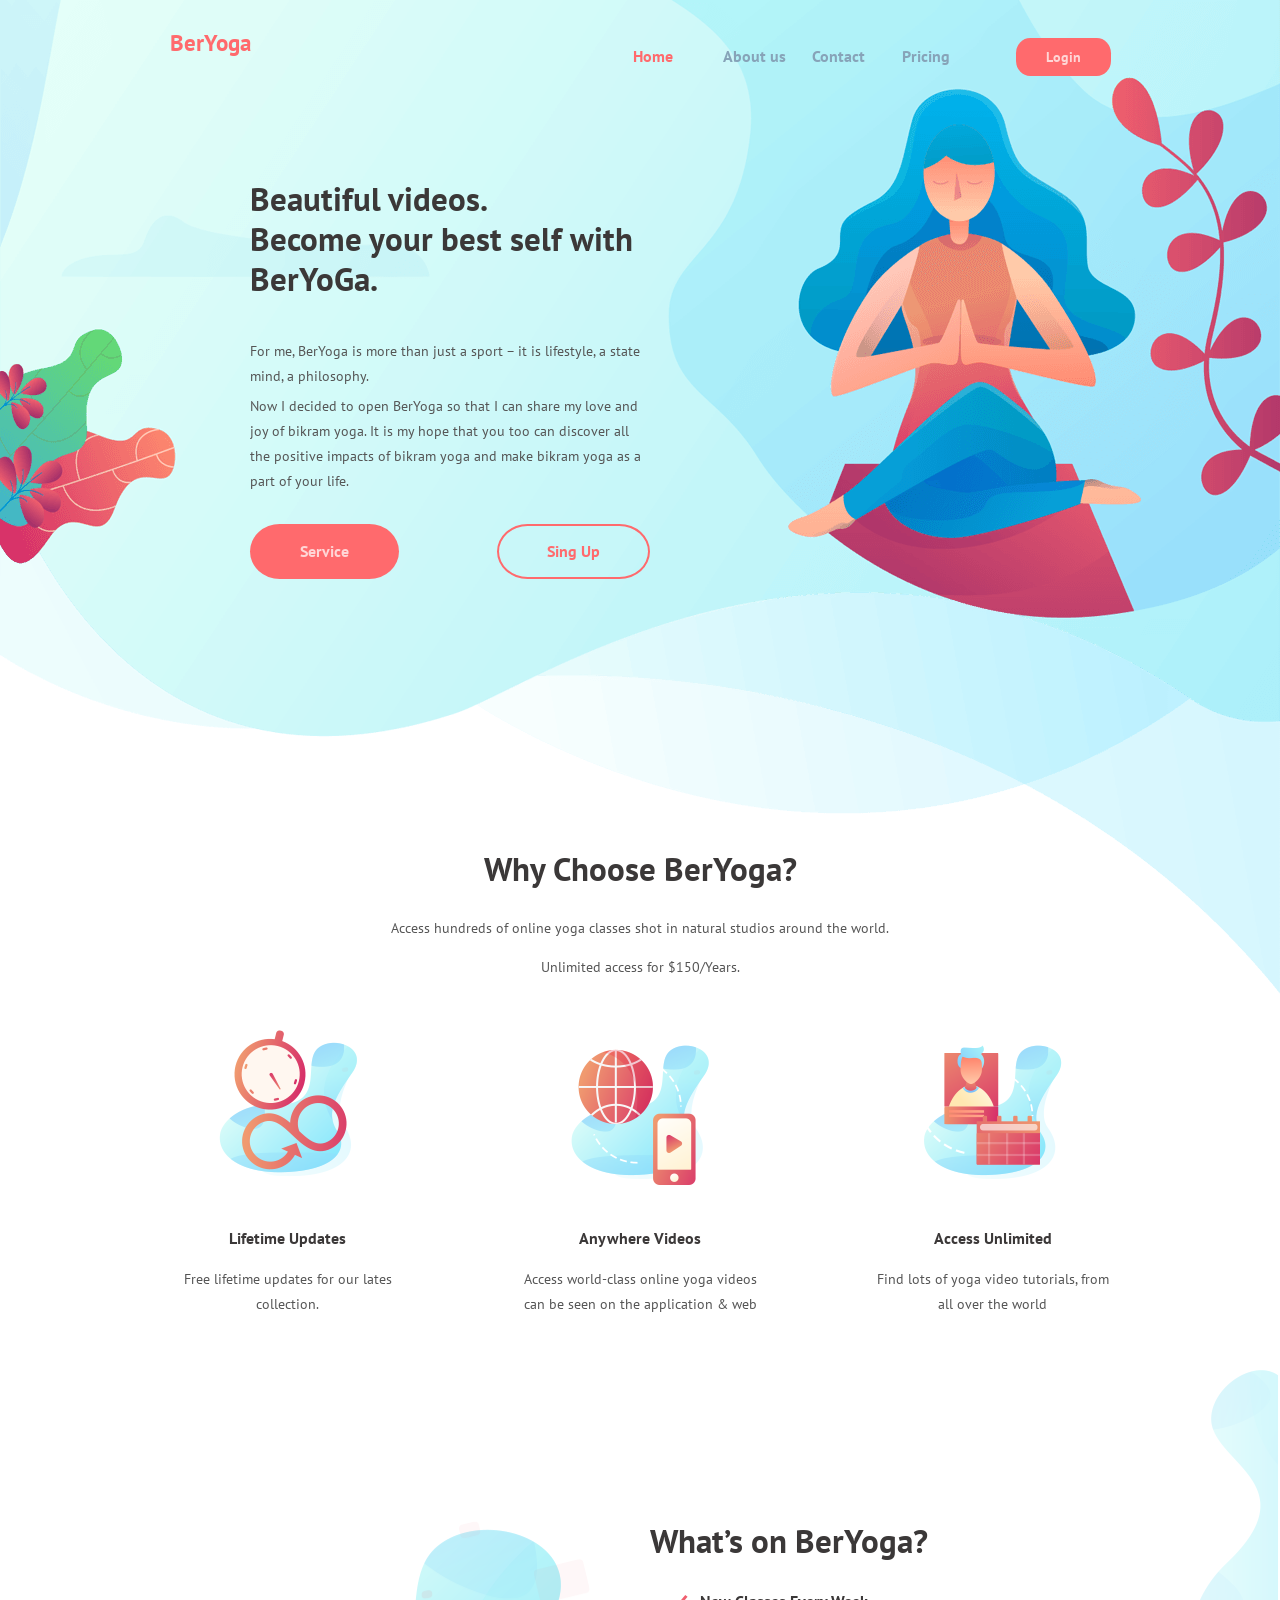
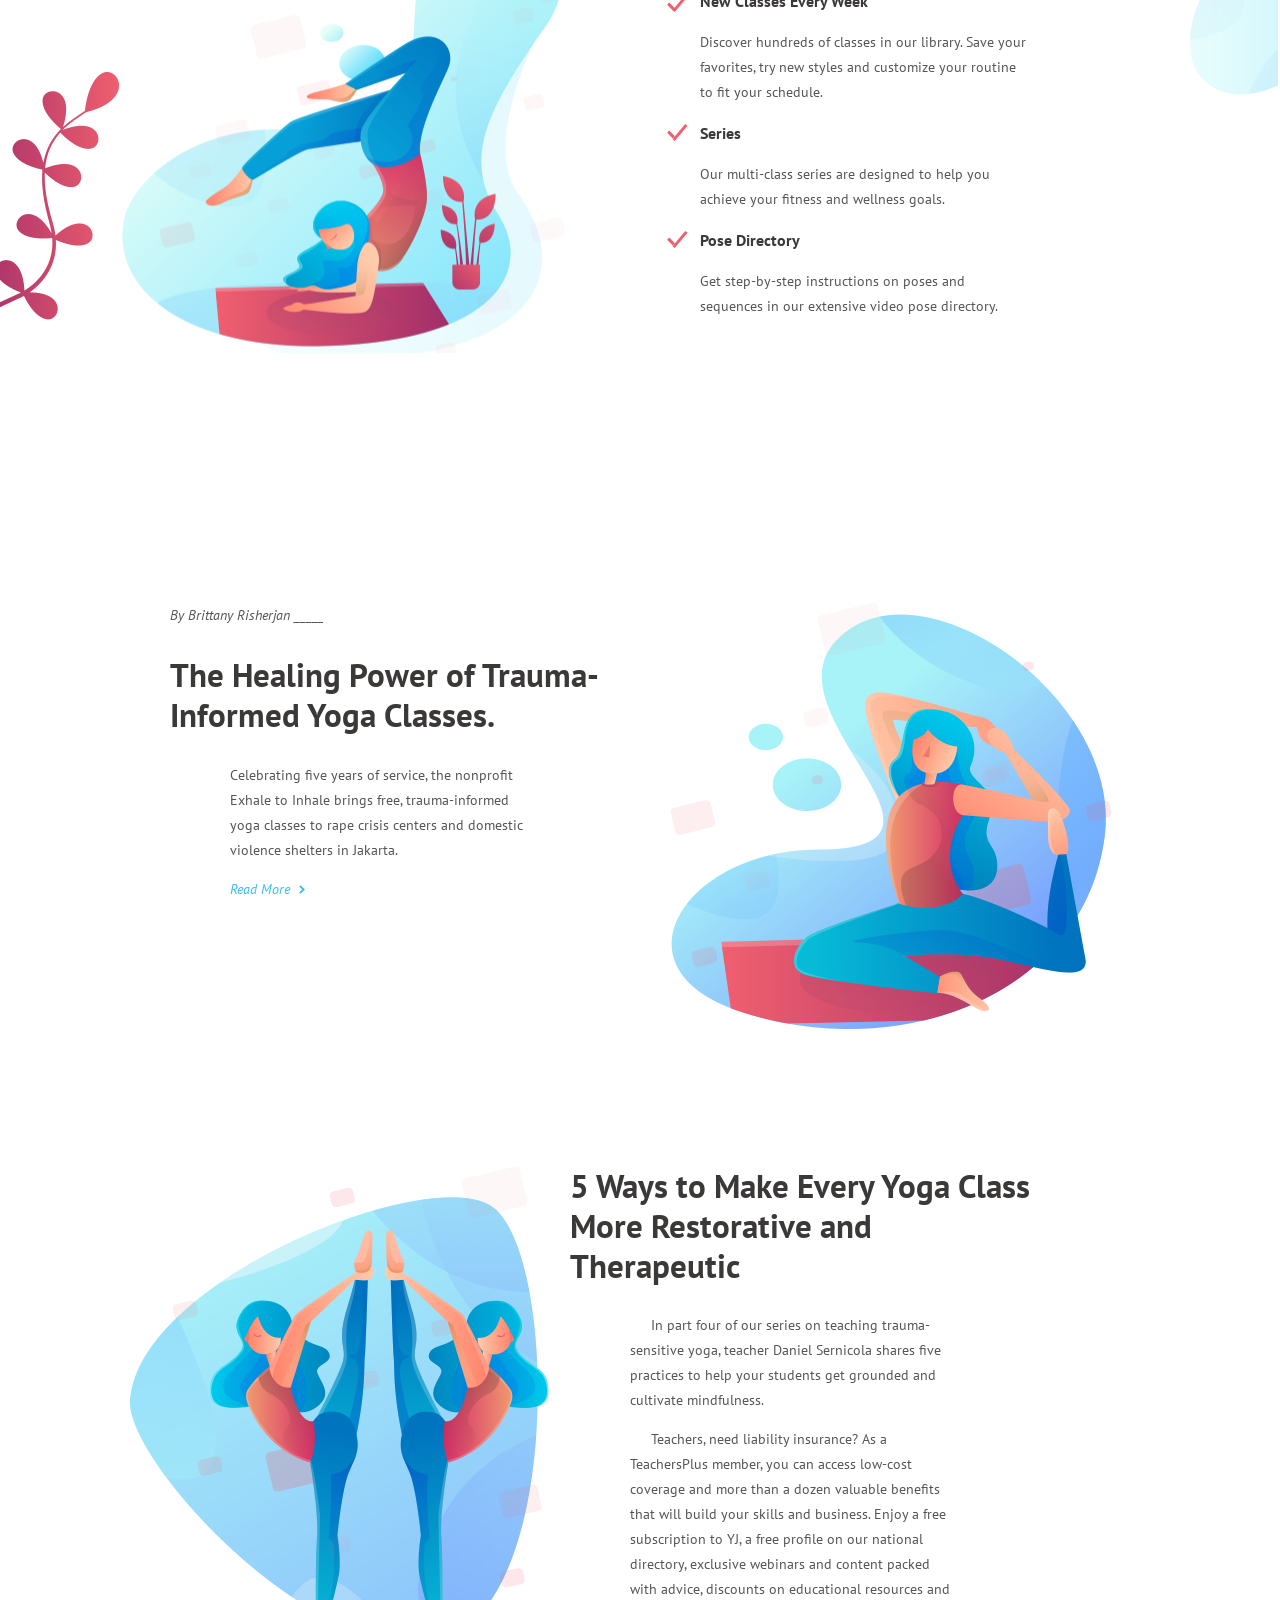
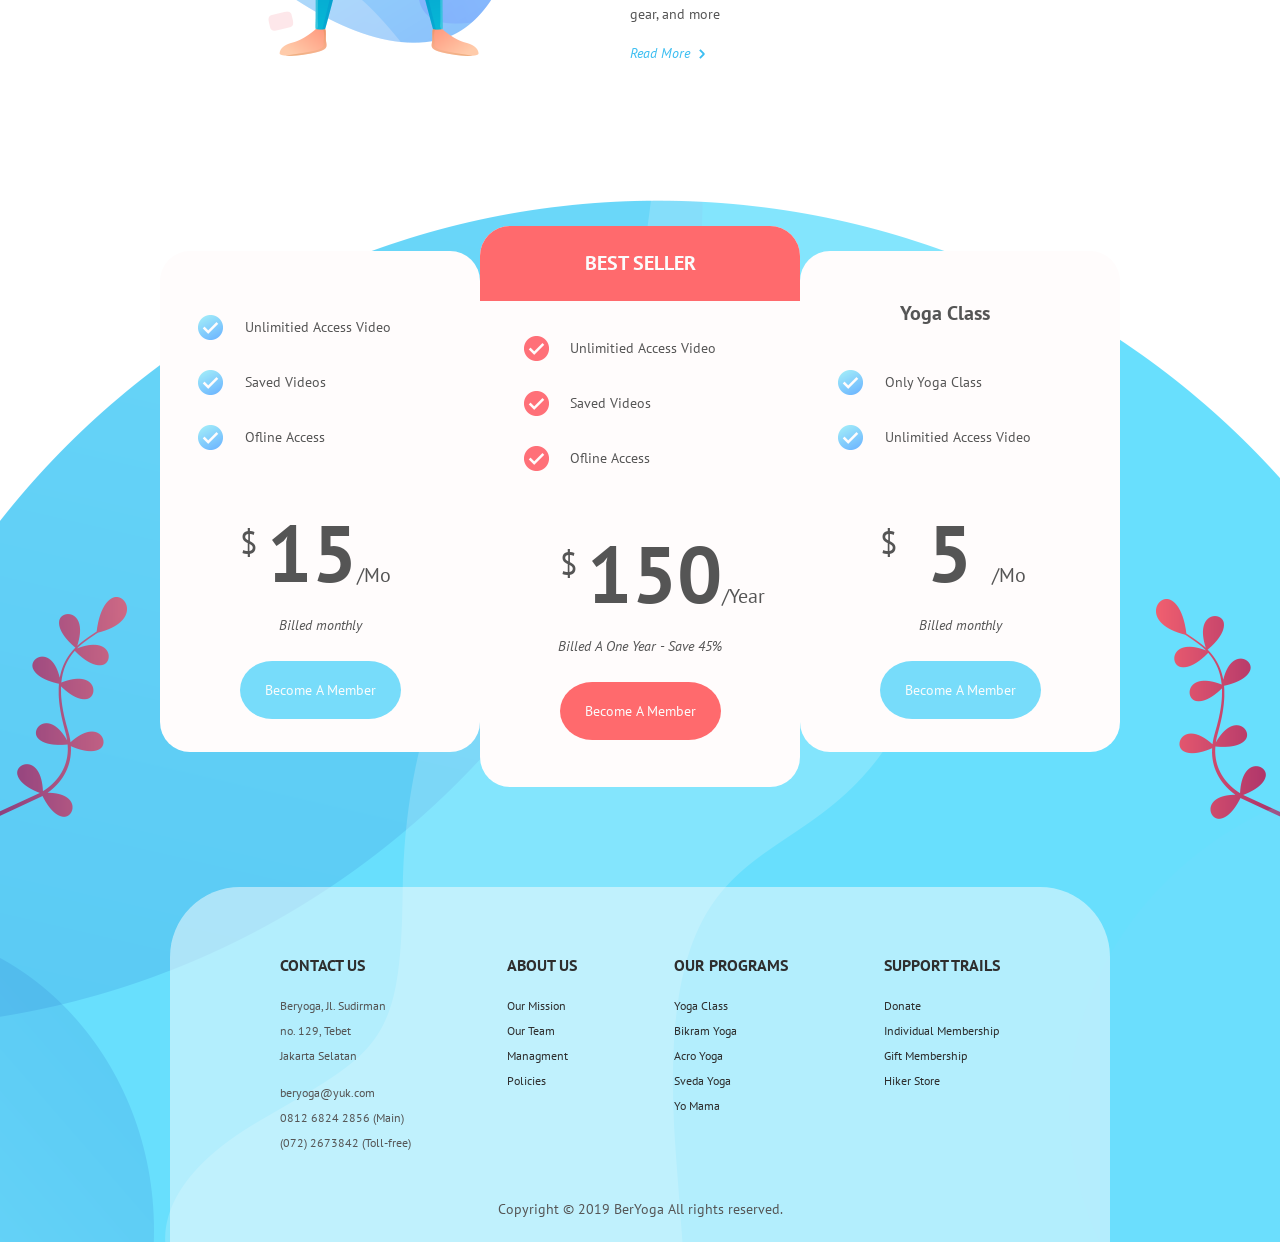
<file: beryoga/index.html>
<!DOCTYPE html>
<html lang="en">

  <head>
    <meta charset="utf-8">
    <title>beryoga</title>
    <link href="https://fonts.googleapis.com/css?family=PT+Sans:400,400i,700,700i&amp;subset=cyrillic" rel="stylesheet">
    <link rel="stylesheet" href="css/style.css">
  </head>

  <body>

    <div class="container">

      <header class="main_header">
        <div class="header_logo">
          BerYoga
        </div>
        <nav class="main_navigation">
          <ul class="site_navigation">
            <li class="site_navigation_current">
              <a href="#">
                Home
              </a>
            </li>
            <li>
              <a href="#">
                About us
              </a>
            </li>
            <li>
              <a href="#">
                Contact
              </a>
            </li>
            <li>
              <a href="#">
                Pricing
              </a>
            </li>
          </ul>
        </nav>
        <div class="header_login">
          <a href="#">
            Login
          </a>
        </div>
      </header>

      <h1 class="visually_hidden">
        BerYoga
      </h1>

      <section class="promo">
        <h2 class="visually_hidden">
          About BerYoga
        </h2>
        <div class="promo_heading">
          <b>
            Beautiful videos. <br> Become your best self with BerYoGa.
          </b>
        </div>
        <div class="promo_desription">
          <p>
            For me, BerYoga is more than just a sport – it is lifestyle, a state mind, a philosophy.
          </p>
          <p>
            Now I decided to open BerYoga so that I can share my love and joy of bikram yoga.  It is my hope that you too can discover all the positive impacts of bikram yoga and make bikram yoga as a part of your life.
          </p>
        </div>
        <div class="promo_buttons">
          <a class="service_button" href="#">
            Service
          </a>
          <a class="singup_button" href="#">
            Sing Up
          </a>
        </div>
      </section>

      <main>
        <h2>
          Why Choose BerYoga?
        </h2>
        <p class="main_text">
          Access hundreds of online yoga classes shot in natural studios around the world.
        </p>
        <p class="main_text">
          Unlimited access for $150/Years.
        </p>
        <ul class="features_list">
          <li class="feature feature_one">
            <h3>
              Lifetime Updates
            </h3>
            <p>
              Free lifetime updates for our lates collection.
            </p>
          </li>
          <li class="feature feature_two">
            <h3>
              Anywhere Videos
            </h3>
            <p>
              Access world-class online yoga videos can be seen on the application & web
            </p>
          </li>
          <li class="feature feature_three">
            <h3>
              Access Unlimited
            </h3>
            <p>
              Find lots of yoga video tutorials, from all over the world
            </p>
          </li>
        </ul>
      </main>

      <section class="description">
        <h2>
          What’s on BerYoga?
        </h2>
        <ul class="description_items">
          <li class="description_item">
            <h3>
              New Classes Every Week
            </h3>
            <p>
              Discover hundreds of classes in our library. Save your favorites, try new styles and customize your routine to fit your schedule.
            </p>
          </li>
          <li class="description_item">
            <h3>
              Series
            </h3>
            <p>
              Our multi-class series are designed to help you achieve your fitness and wellness goals.
            </p>
          </li>
          <li class="description_item">
            <h3>
              Pose Directory
            </h3>
            <p>
              Get step-by-step instructions on poses and sequences in our extensive video pose directory.
            </p>
          </li>
        </ul>
      </section>

      <article class="healing_power_article">
        <p class="healing_power_author">
          By Brittany Risherjan _____
        </p>
        <h2>
          The Healing Power of Trauma-Informed Yoga Classes.
        </h2>
        <p class="healing_power_description">
          Celebrating five years of service, the nonprofit Exhale to Inhale brings free, trauma-informed yoga classes to rape crisis centers and domestic violence shelters in Jakarta.
        </p>
        <p class="healing_power_link">
          <a href="#">
            Read More
          </a>
        </p>
      </article>

      <article class="five_ways_article">
        <h2>
          5 Ways to Make Every Yoga Class More Restorative and Therapeutic
        </h2>
        <p class="five_ways_description">
          In part four of our series on teaching trauma-sensitive yoga, teacher Daniel Sernicola shares five practices to help your students get grounded and cultivate mindfulness.
        </p>
        <p class="five_ways_description">
          Teachers, need liability insurance? As a TeachersPlus member, you can access low-cost coverage and more than a dozen valuable benefits that will build your skills and business. Enjoy a free subscription to YJ, a free profile on our national directory, exclusive webinars and content packed with advice, discounts on educational resources and gear, and more
        </p>
        <p class="five_ways_link">
          <a href="#">
            Read More
          </a>
        </p>
      </article>

      <section class="membership">
        <h2 class="visually_hidden">
          Our offers
        </h2>
        <div class="membership_pack advanced_pack">
          <ul class="advanced_pack_items">
            <li>
              Unlimitied Access Video
            </li>
            <li>
              Saved Videos
            </li>
            <li>
              Ofline Access
            </li>
          </ul>
          <p class="advanced_pack_price">
            <span class="price_symbol">$</span>15<span class="price_time">/Mo</span>
          </p>
          <b>
            Billed monthly
          </b>
          <p class="advanced_pack_button">
            <a href="#">
              Become A Member
            </a>
          </p>
        </div>
        <div class="membership_pack year_pack">
          <div class="year_pack_head">
            Best Seller
          </div>
          <ul class="year_pack_items">
            <li>
              Unlimitied Access Video
            </li>
            <li>
              Saved Videos
            </li>
            <li>
              Ofline Access
            </li>
          </ul>
          <p class="year_pack_price">
            <span class="price_symbol">$</span>150<span class="price_time">/Year</span>
          </p>
          <b>
            Billed A One Year - Save 45%
          </b>
          <p class="year_pack_button">
            <a href="#">
              Become A Member
            </a>
          </p>
        </div>
        <div class="membership_pack starter_pack">
          <div class="starter_head">
            Yoga Class
          </div>
          <ul class="starter_items">
            <li>
              Only Yoga Class
            </li>
            <li>
              Unlimitied Access Video
            </li>
          </ul>
          <p class="starter_pack_price">
            <span class="price_symbol">$</span> 5 <span class="price_time">/Mo</span>
          </p>
          <b>
            Billed monthly
          </b>
          <p class="starter_pack_button">
            <a href="#">
              Become A Member
            </a>
          </p>
      </section>

      <footer class="main_footer">
        <div class="footer_address">
          <h3>
            Contact Us
          </h3>
          <p>
            Beryoga, Jl. Sudirman <br>
            no. 129, Tebet <br>
            Jakarta Selatan
          </p>
          <p>
            beryoga@yuk.com <br>
            0812 6824 2856 (Main) <br>
            (072) 2673842  (Toll-free)
          </p>
        </div>
        <div class="footer_about">
          <h3>
            About Us
          </h3>
          <ul>
            <li>
              <a href="#">
                Our Mission
              </a>
            </li>
            <li>
              <a href="#">
                Our Team
              </a>
            </li>
            <li>
              <a href="#">
                Managment
              </a>
            </li>
            <li>
              <a href="#">
                Policies
              </a>
            </li>
          </ul>
        </div>
        <div class="footer_programs">
          <h3>
            Our Programs
          </h3>
          <ul>
            <li>
              <a href="#">
                Yoga Class
              </a>
            </li>
            <li>
              <a href="#">
                Bikram Yoga
              </a>
            </li>
            <li>
              <a href="#">
                Acro Yoga
              </a>
            </li>
            <li>
              <a href="#">
                Sveda Yoga
              </a>
            </li>
            <li>
              <a href="#">
                Yo Mama
              </a>
            </li>
          </ul>
        </div>
        <div class="footer_trails">
          <h3>
            Support Trails
          </h3>
          <ul>
            <li>
              <a href="#">
                Donate
              </a>
            </li>
            <li>
              <a href="#">
                Individual Membership
              </a>
            </li>
            <li>
              <a href="#">
                Gift Membership
              </a>
            </li>
            <li>
              <a href="#">
                Hiker Store
              </a>
            </li>
          </ul>
        </div>
        <div class="footer_copyright">
          Copyright © 2019 BerYoga All rights reserved.
        </div>

      </footer>

    </div>

  </body>
</html>

<!-- 7 часов 20 минут -->
</file>
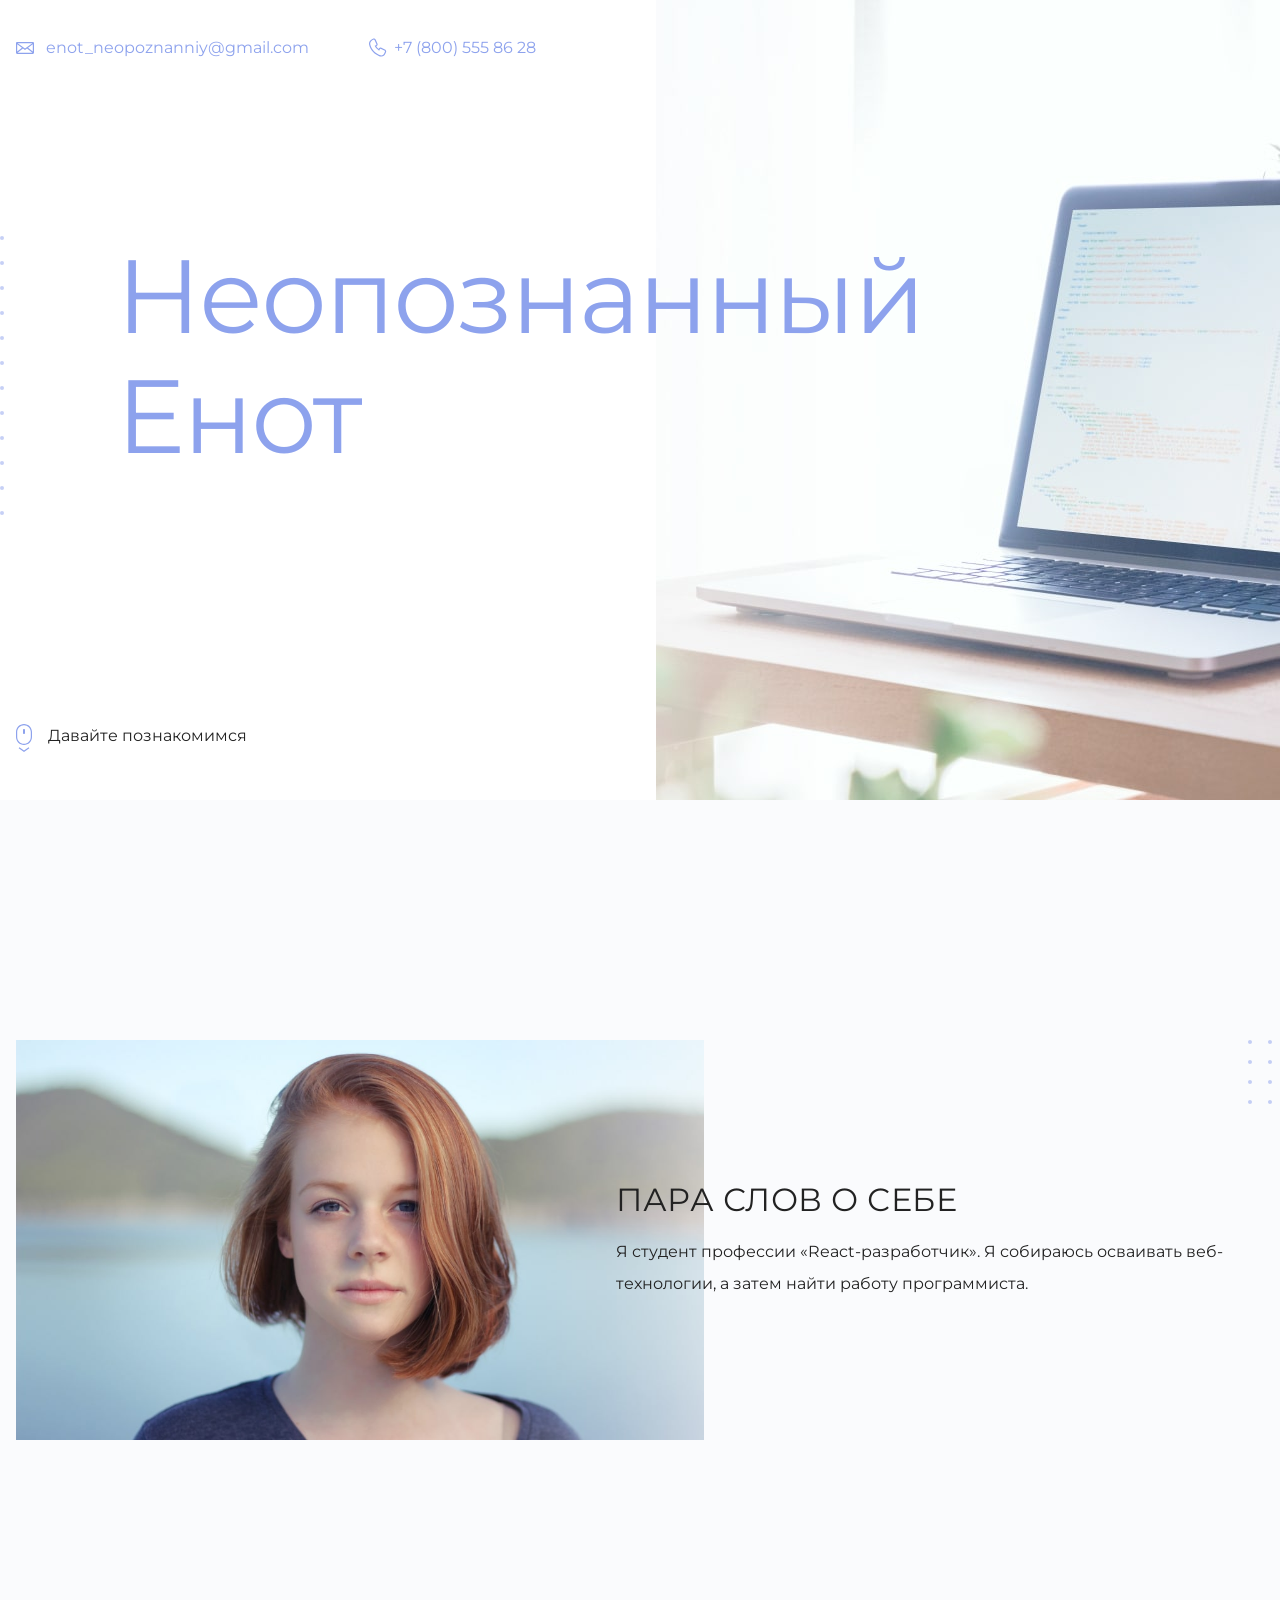
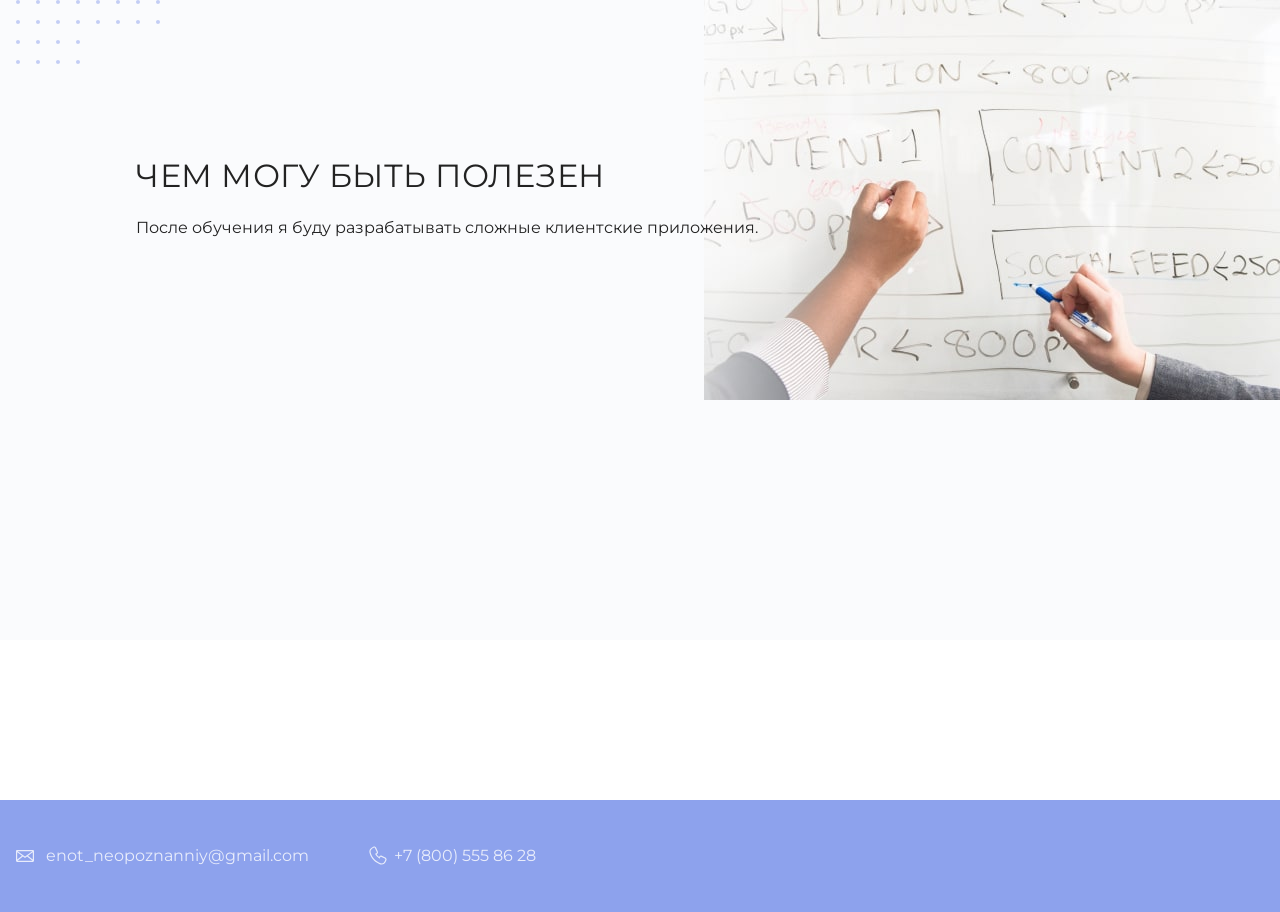
<file: my-site/index.html>
<!DOCTYPE html>
<html lang="ru">
  <head>
    <meta charset="UTF-8">
    <link rel="stylesheet" href="style.css">
    <link href="https://fonts.googleapis.com/css?family=Montserrat:400,500,700|Old+Standard+TT&display=swap&subset=cyrillic" rel="stylesheet">
    <title>Сайт-портфолио</title>
  </head>

  <body>
    <header class="page-header">
      <div class="container">
        <a class="header-email" href="mailto:enot_neopoznanniy@gmail.com">enot_neopoznanniy@gmail.com</a>
        <a class="header-phone" href="tel:+78005558628">+7 (800) 555 86 28</a>
      </div>
    </header>

    <main>
      <section class="hero-image">
        <div class="container">
          <h1 class="heading">Неопознанный Енот</h1>
          <p><id881615></p>
        </div>
      </section>

      <section class="intro">
        <div class="container">
          <h2 class="subheading">Давайте познакомимся</h2>
          <figure class="user-image">
            <img src="files/user.jpg" width="928" height="536" alt="Фотография Неопознанного Енота">
          </figure>
          <div>
            <h3>Пара слов о себе</h3>
            <p>Я студент профессии «React-разработчик». Я собираюсь осваивать веб-технологии, а затем найти работу программиста.</p>
          </div>
          <div>
            <h3>Чем могу быть полезен</h3>
            <p>После обучения я буду разрабатывать сложные клиентские приложения.</p>
          </div>
      </section>
    </main>

    <footer class="page-footer">
      <div class="container">
        <a class="footer-email" href="mailto:enot_neopoznanniy@gmail.com">enot_neopoznanniy@gmail.com</a>
        <a class="footer-phone" href="tel:+78005558628">+7 (800) 555 86 28
        </a>
      </div>
    </footer>
  </body>
</html>
</file>
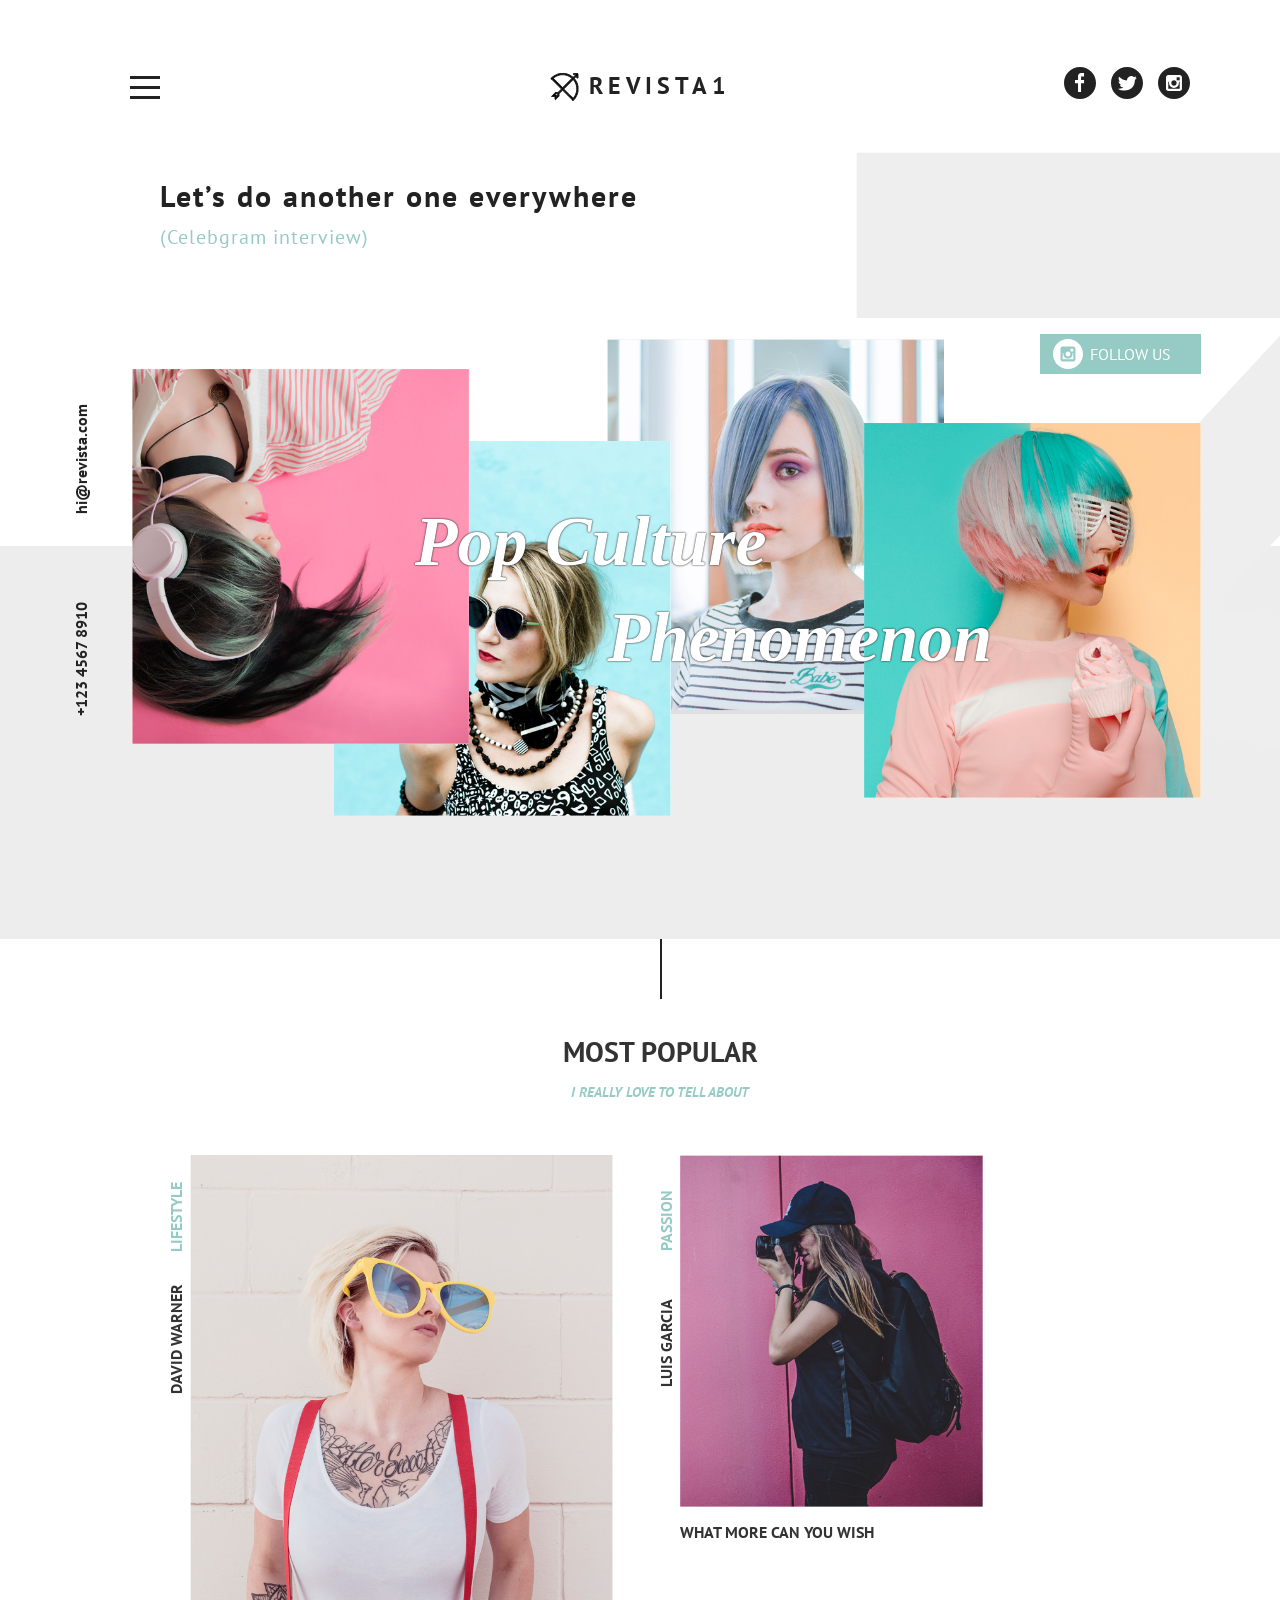
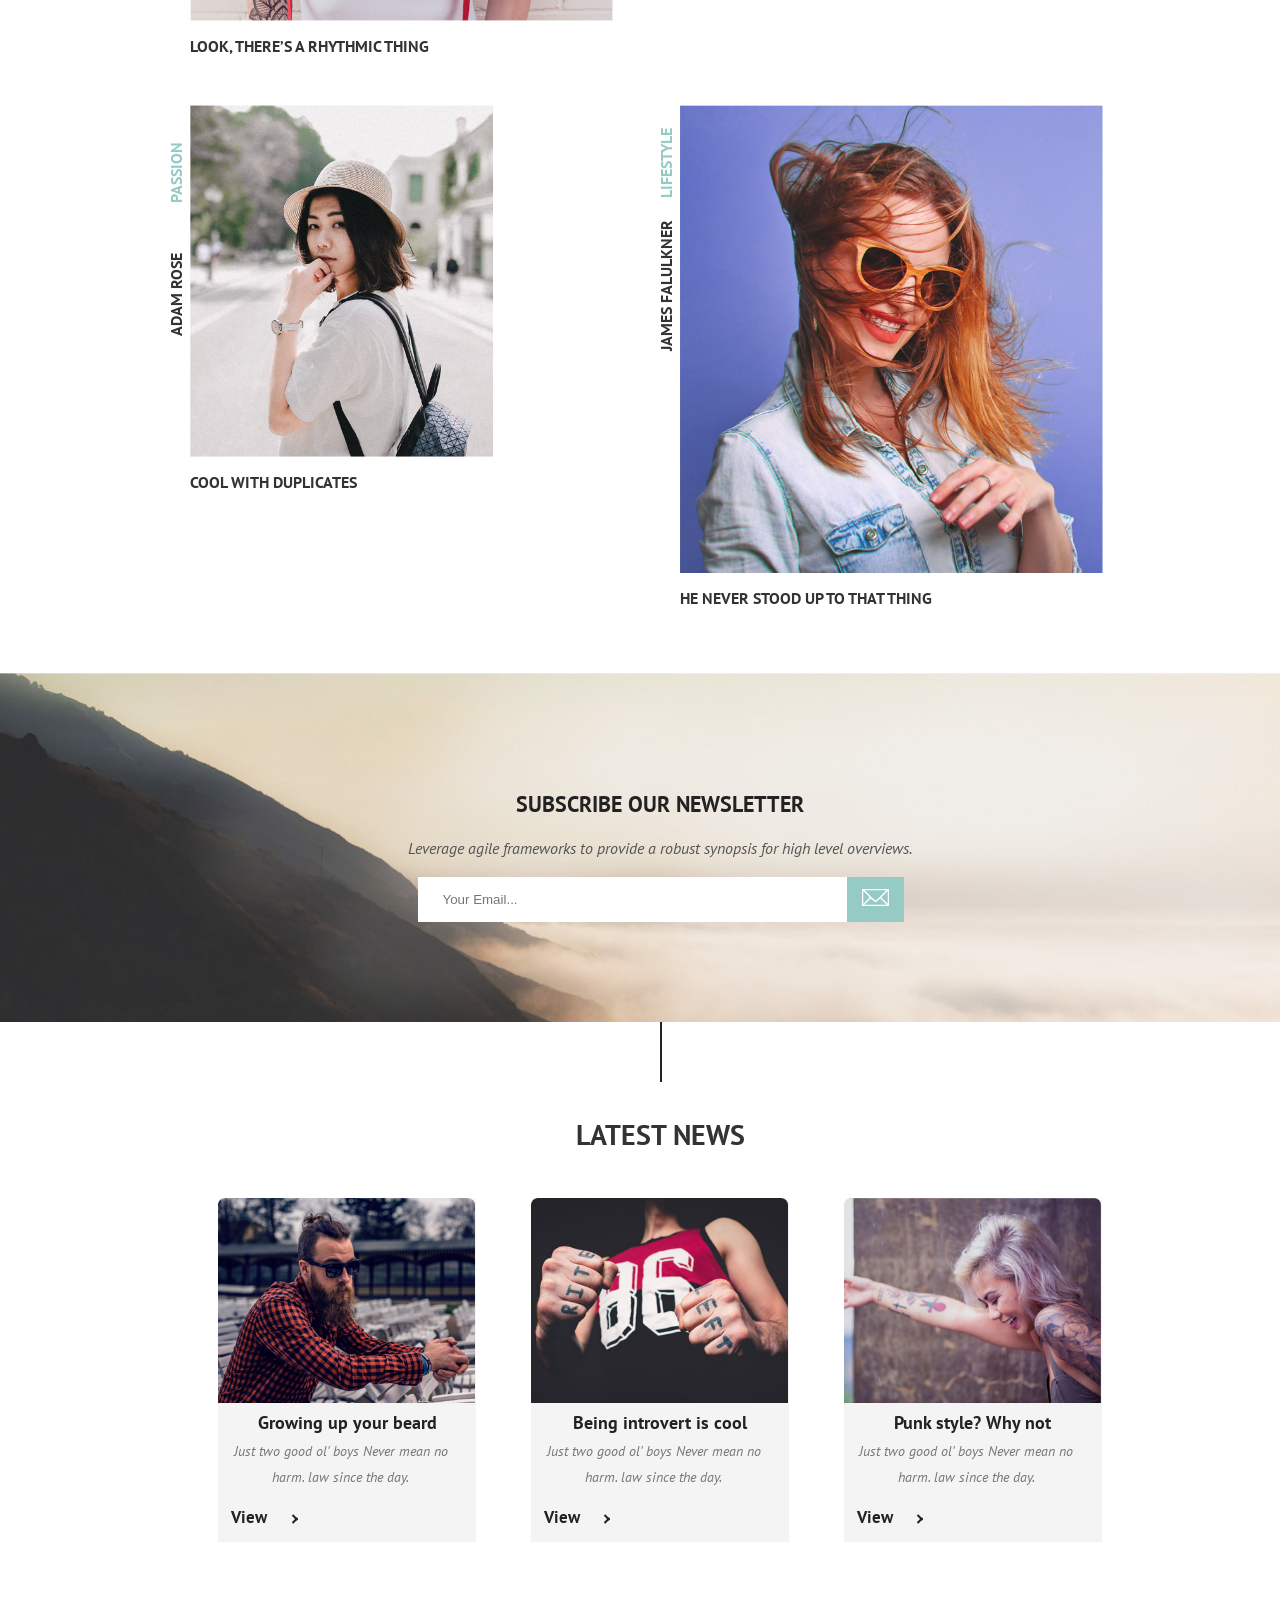
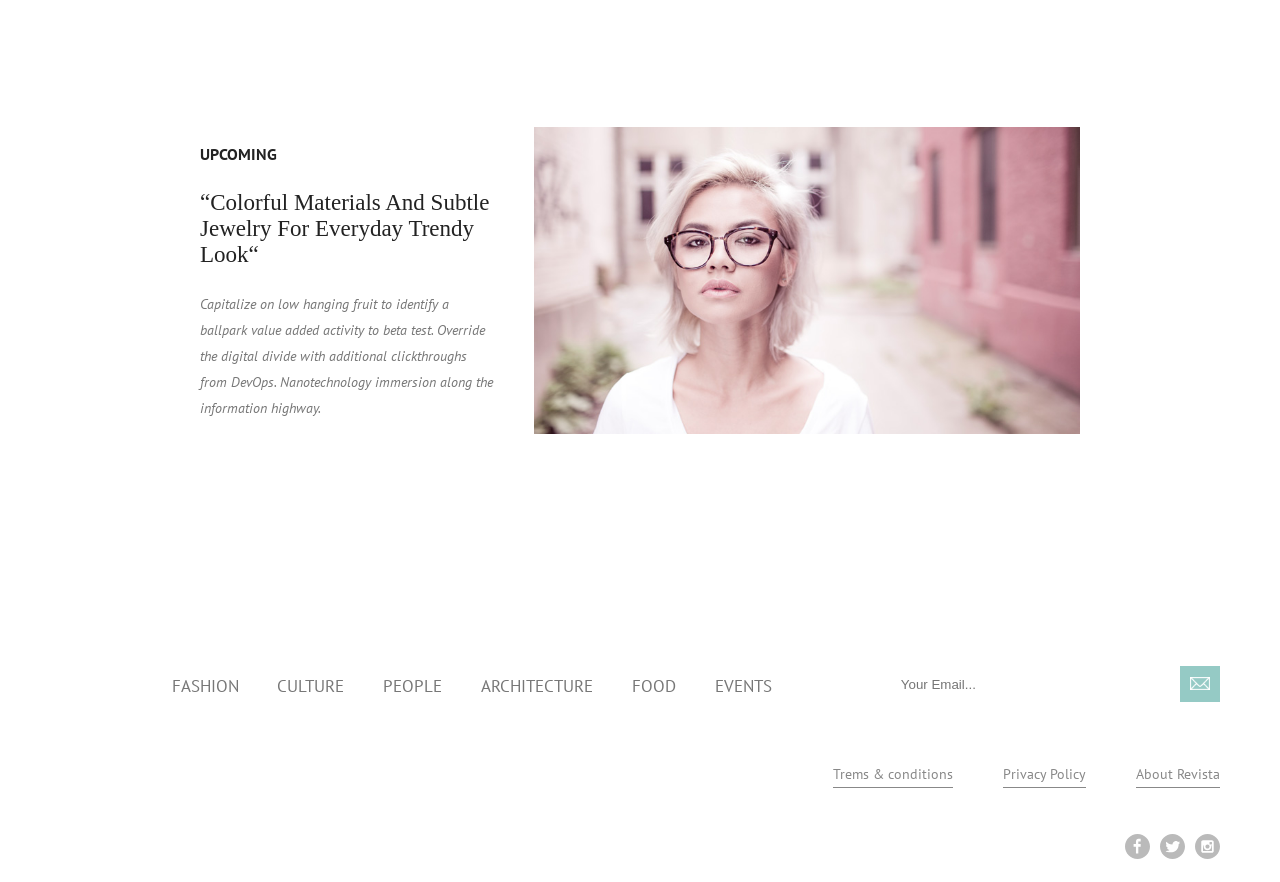
<file: revistas/index.html>
<!DOCTYPE html>
<html lang="ru">

  <head>
    <meta charset="utf-8">
    <title>Revista</title>
    <link href="https://fonts.googleapis.com/css?family=PT+Sans:400,400i,700,700i&amp;subset=cyrillic" rel="stylesheet">
    <link rel="stylesheet" href="css/style.css">
  </head>

  <body>

    <div class="container">

      <header class="main_header">
        <nav class="modal_open">
          <a href="#">
            <span class="modal_menu"></span>
          </a>
        </nav>
        <div class="header_logo">
          <img src="img/logo_icon.png" width="29" height="29" alt="Logo">
          <p>
            Revista1
          </p>
        </div>
        <ul class="header_social">
          <li class="header_social_fb">
            <span class="visually_hidden">Revista on Facebook</span>
            <a href="#">
              <svg version="1.1" id="Layer_1" xmlns="http://www.w3.org/2000/svg" xmlns:xlink="http://www.w3.org/1999/xlink" x="0px" y="0px"
              	  viewBox="0 0 32 32" enable-background="new 0 0 32 32" xml:space="preserve">
              <path d="M16,0C7.164,0,0,7.163,0,16s7.164,16,16,16c8.837,0,16-7.164,16-16S24.837,0,16,0z M20.062,9.455h-3.021
              	v3.444h3.021v3.445h-3.021v8.61h-3.021v-8.61H11v-3.445h3.021V9.455c0-1.902,1.353-3.445,3.021-3.445h3.021V9.455z"/>
              </svg>
            </a>
          </li>
          <li class="header_social_tw">
            <span class="visually_hidden">Revista on Twitter</span>
            <a href="#">
              <svg version="1.1" xmlns="http://www.w3.org/2000/svg" xmlns:xlink="http://www.w3.org/1999/xlink" x="0px" y="0px"  viewBox="0 0 32 32" enable-background="new 0 0 32 32" xml:space="preserve">
              <g id="Layer_1">
              </g>
              <g id="Layer_2">
              	<path d="M16,0C7.164,0,0,7.164,0,16c0,8.837,7.164,16,16,16c8.837,0,16-7.163,16-16C32,7.164,24.837,0,16,0z
              		 M23.944,12.809c-0.251,6.516-3.463,10.832-10.992,10.702c-0.14,0-0.205,0-0.233,0c-0.015,0-0.021,0-0.021,0
              		c-0.029,0-0.094,0-0.232,0c-0.447,0-4.543-0.443-5.344-1.823c2.479,0.19,4.247-0.406,5.12-1.136
              		c-1.048-0.289-2.923-0.461-3.251-2.848c0.384,0.104,0.618,0.221,1.299,0.113c-1.307-0.824-2.758-1.519-2.679-3.643
              		c0.311,0.317,1.164,0.518,1.46,0.457c-0.768-0.233-2.149-3.244-0.974-4.781c1.984,1.79,4.075,3.482,7.804,3.643
              		c0.227-2.214,1.24-3.699,3.168-4.325c1.84-0.479,3.255,0.26,3.901,1.138c0.737-0.224,1.453-0.466,2.193-0.685
              		c-0.004,0.833-0.569,1.463-0.935,1.709c0.747,0.165,1.423-0.475,1.423-0.475C25.467,11.818,24.557,12.58,23.944,12.809z"/>
              </g>
              </svg>
            </a>
          </li>
          <li class="header_social_inst">
            <span class="visually_hidden">Revista on Instagram</span>
            <a href="#">
              <svg version="1.1" id="Layer_1" xmlns="http://www.w3.org/2000/svg" xmlns:xlink="http://www.w3.org/1999/xlink" x="0px" y="0px"
              	 viewBox="0 0 32 32" enable-background="new 0 0 32 32" xml:space="preserve">
              <g>
              	<path d="M20.916,16c0,2.728-2.211,4.938-4.938,4.938S11.039,18.728,11.039,16c0-0.394,0.051-0.773,0.138-1.14
              		h-0.897v6.838h11.396V14.86h-0.897C20.865,15.227,20.916,15.606,20.916,16z"/>
              	<path d="M15.978,18.659c1.466,0,2.659-1.193,2.659-2.659s-1.193-2.659-2.659-2.659
              		c-1.466,0-2.659,1.193-2.659,2.659S14.511,18.659,15.978,18.659z"/>
              	<rect x="18.637" y="10.302" width="3.039" height="3.039"/>
              	<path d="M16,0C7.164,0,0,7.164,0,16c0,8.837,7.164,16,16,16c8.837,0,16-7.163,16-16C32,7.164,24.837,0,16,0z
              		 M23.955,21.698c0,1.254-1.025,2.279-2.279,2.279H10.279C9.026,23.978,8,22.952,8,21.698V10.302c0-1.253,1.026-2.279,2.279-2.279
              		h11.396c1.254,0,2.279,1.026,2.279,2.279V21.698z"/>
              </g>
              </svg>
            </a>
          </li>
        </ul>
      </header>

      <main>

        <h1 class="visually_hidden">
          Revista Journal
        </h1>

        <section class="banner">
          <h2 class="visually_hidden">
            Banner block
          </h2>
          <div class="banner_headline">
            <p>
              Let’s do another one everywhere
            </p>
            <b>
              (Celebgram interview)
            </b>
          </div>
          <div class="banner_contacts">
            <p>
              <span>+123 4567 8910</span>
              <span>hi@revista.com</span>
            </p>
          </div>
          <div class="banner_images">
            <div class="banner_image banner_image_one">
              <img src="img/banner_photo_1.jpg" width="337" height="375" alt="photo 1">
            </div>
            <div class="banner_image banner_image_two">
              <img src="img/banner_photo_2.jpg" width="337" height="375" alt="photo 2">
            </div>
            <div class="banner_image banner_image_three">
              <img src="img/banner_photo_3.jpg" width="337" height="375" alt="photo 3">
            </div>
            <div class="banner_image banner_image_four">
              <img src="img/banner_photo_4.jpg" width="337" height="375" alt="photo 4">
            </div>
            <div class="banner_image banner_image_text">
              <p>
                Pop Culture
              </p>
              <p>
                Phenomenon
              </p>
            </div>
          </div>
          <div class="banner_instagram">
            <a href="#">
              <svg version="1.1" id="Layer_1" xmlns="http://www.w3.org/2000/svg" xmlns:xlink="http://www.w3.org/1999/xlink" x="0px" y="0px"
              	 viewBox="0 0 32 32" enable-background="new 0 0 32 32" xml:space="preserve">
              <g>
              	<path d="M20.916,16c0,2.728-2.211,4.938-4.938,4.938S11.039,18.728,11.039,16c0-0.394,0.051-0.773,0.138-1.14
              		h-0.897v6.838h11.396V14.86h-0.897C20.865,15.227,20.916,15.606,20.916,16z"/>
              	<path d="M15.978,18.659c1.466,0,2.659-1.193,2.659-2.659s-1.193-2.659-2.659-2.659
              		c-1.466,0-2.659,1.193-2.659,2.659S14.511,18.659,15.978,18.659z"/>
              	<rect x="18.637" y="10.302" width="3.039" height="3.039"/>
              	<path d="M16,0C7.164,0,0,7.164,0,16c0,8.837,7.164,16,16,16c8.837,0,16-7.163,16-16C32,7.164,24.837,0,16,0z
              		 M23.955,21.698c0,1.254-1.025,2.279-2.279,2.279H10.279C9.026,23.978,8,22.952,8,21.698V10.302c0-1.253,1.026-2.279,2.279-2.279
              		h11.396c1.254,0,2.279,1.026,2.279,2.279V21.698z"/>
              </g>
              </svg>
              Follow us
            </a>
          </div>
        </section>

        <section class="popular_content">
          <div class="popular_content_headline">
            <h2>
              Most popular
            </h2>
            <p>
              I really love to tell about
            </p>
          </div>
          <ul class="popular_content_items">
            <li>
              <p class="item_headline">
                David Warner
                <span>Lifestyle</span>
              </p>
              <a href="#">
                <img src="img/main_photo_1.jpg" width="423" height="567" alt="David Warner's photo">
              </a>
              <p class="item_discribe">
                Look, there’s a rhythmic thing
              </p>
            </li>
            <li>
              <p class="item_headline">
                Luis Garcia
                <span>Passion</span>
              </p>
              <a href="#">
                <img src="img/main_photo_2.jpg" width="303" height="351" alt="Luis Garcia's photo">
              </a>
              <p class="item_discribe">
                What more can you wish
              </p>
            </li>
            <li>
              <p class="item_headline">
                Adam Rose
                <span>Passion</span>
              </p>
              <a href="#">
                <img src="img/main_photo_3.jpg" width="303" height="351" alt="Adam Rose's photo">
              </a>
              <p class="item_discribe">
                Cool with duplicates
              </p>
            </li>
            <li>
              <p class="item_headline">
                James Falulkner
                <span>Lifestyle</span>
              </p>
              <a href="#">
                <img src="img/main_photo_4.jpg" width="423" height="567" alt="James Falulkner's photo">
              </a>
              <p class="item_discribe">
                He never stood up to that thing
              </p>
            </li>
          </ul>
        </section>

        <section class="mailing">
          <form class="mailing_form" action="index.html" method="post">
            <h2>
              Subscribe Our Newsletter
            </h2>
            <p>
              Leverage agile frameworks to provide a robust synopsis for high level overviews.
            </p>
            <input type="text" name="client_email" value="" placeholder="Your Email...">
            <a class="client_email_button" href="#">
              <img src="img/mailing_icon.png" alt="Subsribe">
            </a>
          </form>
        </section>

        <section class="news">
          <h2>
            Latest News
          </h2>
          <div class="articles">
            <article class="article_small article_beard">
              <a href="#">
                <img src="img/article_photo_1.jpg" width="257" height="204" alt="Beard photo">
              </a>
              <h3>
                Growing up your beard
              </h3>
              <p>
                Just two good ol' boys Never mean no harm. law since the day.
              </p>
              <div class="article_link">
                <a href="#">
                  View
                </a>
              </div>
            </article>
            <article class="article_small article_introvert">
              <a href="#">
                <img src="img/article_photo_2.jpg" width="257" height="204" alt="Introvert photo">
              </a>
              <h3>
                Being introvert is cool
              </h3>
              <p>
                Just two good ol' boys Never mean no harm. law since the day.
              </p>
              <div class="article_link">
                <a href="#">
                  View
                </a>
              </div>
            </article>
            <article class="article_small article_punk">
              <a href="#">
                <img src="img/article_photo_3.jpg" width="257" height="204" alt="Punk style photo">
              </a>
              <h3>
                Punk style? Why not
              </h3>
              <p>
                Just two good ol' boys Never mean no harm. law since the day.
              </p>
              <div class="article_link">
                <a href="#">
                  View
                </a>
              </div>
            </article>
            <article class="article_announcement">
              <div class="article_announcement_discribe">
                <b>
                  Upcoming
                </b>
                <h3>
                  “Colorful Materials And Subtle Jewelry For Everyday Trendy Look“
                </h3>
                <p>
                  Capitalize on low hanging fruit to identify a ballpark value added activity to beta test. Override the digital divide with additional clickthroughs from DevOps. Nanotechnology immersion along the information highway.
                </p>
              </div>
              <figure>
                <img src="img/article_big_photo.jpg" width="796" height="448" alt="Announcement photo">
              </figure>
            </article>
          </div>
        </section>

        <section class="navigation">
          <h2 class="visually_hidden">
            Navigation
          </h2>
          <nav>
            <ul class="main_navigation">
              <li>
                <a href="#">
                  Fashion
                </a>
              </li>
              <li>
                <a href="#">
                  Culture
                </a>
              </li>
              <li>
                <a href="#">
                  People
                </a>
              </li>
              <li>
                <a href="#">
                  Architecture
                </a>
              </li>
              <li>
                <a href="#">
                  Food
                </a>
              </li>
              <li>
                <a href="#">
                  Events
                </a>
              </li>
            </ul>
          </nav>
          <form class="navigatiom_form" action="index.html" method="post">
            <input type="text" name="client_email" value="" placeholder="Your Email...">
            <a class="navigation_email_button" href="#">
              <img src="img/mailing_icon.png" width="27" height="17" alt="Subsribe">
            </a>
          </form>
        </section>

      </main>

      <footer class="main_footer">
        <ul class="footer_information">
          <li>
            <a href="#">
              Trems & conditions
            </a>
          </li>
          <li>
            <a href="#">
              Privacy Policy
            </a>
          </li>
          <li>
            <a href="#">
              About Revista
            </a>
          </li>
        </ul>
        <ul class="footer_social">
          <li class="footer_social_fb">
            <span class="visually_hidden">Revista on Facebook</span>
            <a href="#">
              <svg version="1.1" id="Layer_1" xmlns="http://www.w3.org/2000/svg" xmlns:xlink="http://www.w3.org/1999/xlink" x="0px" y="0px"
                  viewBox="0 0 32 32" enable-background="new 0 0 32 32" xml:space="preserve">
              <path d="M16,0C7.164,0,0,7.163,0,16s7.164,16,16,16c8.837,0,16-7.164,16-16S24.837,0,16,0z M20.062,9.455h-3.021
                v3.444h3.021v3.445h-3.021v8.61h-3.021v-8.61H11v-3.445h3.021V9.455c0-1.902,1.353-3.445,3.021-3.445h3.021V9.455z"/>
              </svg>
            </a>
          </li>
          <li class="footer_social_tw">
            <span class="visually_hidden">Revista on Twitter</span>
            <a href="#">
              <svg version="1.1" xmlns="http://www.w3.org/2000/svg" xmlns:xlink="http://www.w3.org/1999/xlink" x="0px" y="0px"  viewBox="0 0 32 32" enable-background="new 0 0 32 32" xml:space="preserve">
              <g id="Layer_1">
              </g>
              <g id="Layer_2">
                <path d="M16,0C7.164,0,0,7.164,0,16c0,8.837,7.164,16,16,16c8.837,0,16-7.163,16-16C32,7.164,24.837,0,16,0z
                   M23.944,12.809c-0.251,6.516-3.463,10.832-10.992,10.702c-0.14,0-0.205,0-0.233,0c-0.015,0-0.021,0-0.021,0
                  c-0.029,0-0.094,0-0.232,0c-0.447,0-4.543-0.443-5.344-1.823c2.479,0.19,4.247-0.406,5.12-1.136
                  c-1.048-0.289-2.923-0.461-3.251-2.848c0.384,0.104,0.618,0.221,1.299,0.113c-1.307-0.824-2.758-1.519-2.679-3.643
                  c0.311,0.317,1.164,0.518,1.46,0.457c-0.768-0.233-2.149-3.244-0.974-4.781c1.984,1.79,4.075,3.482,7.804,3.643
                  c0.227-2.214,1.24-3.699,3.168-4.325c1.84-0.479,3.255,0.26,3.901,1.138c0.737-0.224,1.453-0.466,2.193-0.685
                  c-0.004,0.833-0.569,1.463-0.935,1.709c0.747,0.165,1.423-0.475,1.423-0.475C25.467,11.818,24.557,12.58,23.944,12.809z"/>
              </g>
              </svg>
            </a>
          </li>
          <li class="footer_social_inst">
            <span class="visually_hidden">Revista on Instagram</span>
            <a href="#">
              <svg version="1.1" id="Layer_1" xmlns="http://www.w3.org/2000/svg" xmlns:xlink="http://www.w3.org/1999/xlink" x="0px" y="0px"
                 viewBox="0 0 32 32" enable-background="new 0 0 32 32" xml:space="preserve">
              <g>
                <path d="M20.916,16c0,2.728-2.211,4.938-4.938,4.938S11.039,18.728,11.039,16c0-0.394,0.051-0.773,0.138-1.14
                  h-0.897v6.838h11.396V14.86h-0.897C20.865,15.227,20.916,15.606,20.916,16z"/>
                <path d="M15.978,18.659c1.466,0,2.659-1.193,2.659-2.659s-1.193-2.659-2.659-2.659
                  c-1.466,0-2.659,1.193-2.659,2.659S14.511,18.659,15.978,18.659z"/>
                <rect x="18.637" y="10.302" width="3.039" height="3.039"/>
                <path d="M16,0C7.164,0,0,7.164,0,16c0,8.837,7.164,16,16,16c8.837,0,16-7.163,16-16C32,7.164,24.837,0,16,0z
                   M23.955,21.698c0,1.254-1.025,2.279-2.279,2.279H10.279C9.026,23.978,8,22.952,8,21.698V10.302c0-1.253,1.026-2.279,2.279-2.279
                  h11.396c1.254,0,2.279,1.026,2.279,2.279V21.698z"/>
              </g>
              </svg>
            </a>
          </li>
        </ul>
      </footer>

      <div class="modal">
        <div class="modal_close">
        </div>
        <nav class="modal_navigation">
          <ul>
            <li class="modal_navigation_item">
              <a href="#">
                Fashion
              </a>
            </li>
            <li class="modal_navigation_item">
              <a href="#">
                Culture
              </a>
            </li>
            <li class="modal_navigation_item">
              <a href="#">
                People
              </a>
            </li>
            <li class="modal_navigation_item">
              <a href="#">
                Architecture
              </a>
            </li>
            <li class="modal_navigation_item">
              <a href="#">
                Food
              </a>
            </li>
            <li class="modal_navigation_item">
              <a href="#">
                Events
              </a>
            </li>
          </ul>
        </nav>
      </div>

    </div>

    <script src="js/script.js"></script>
  </body>
</html>
</file>
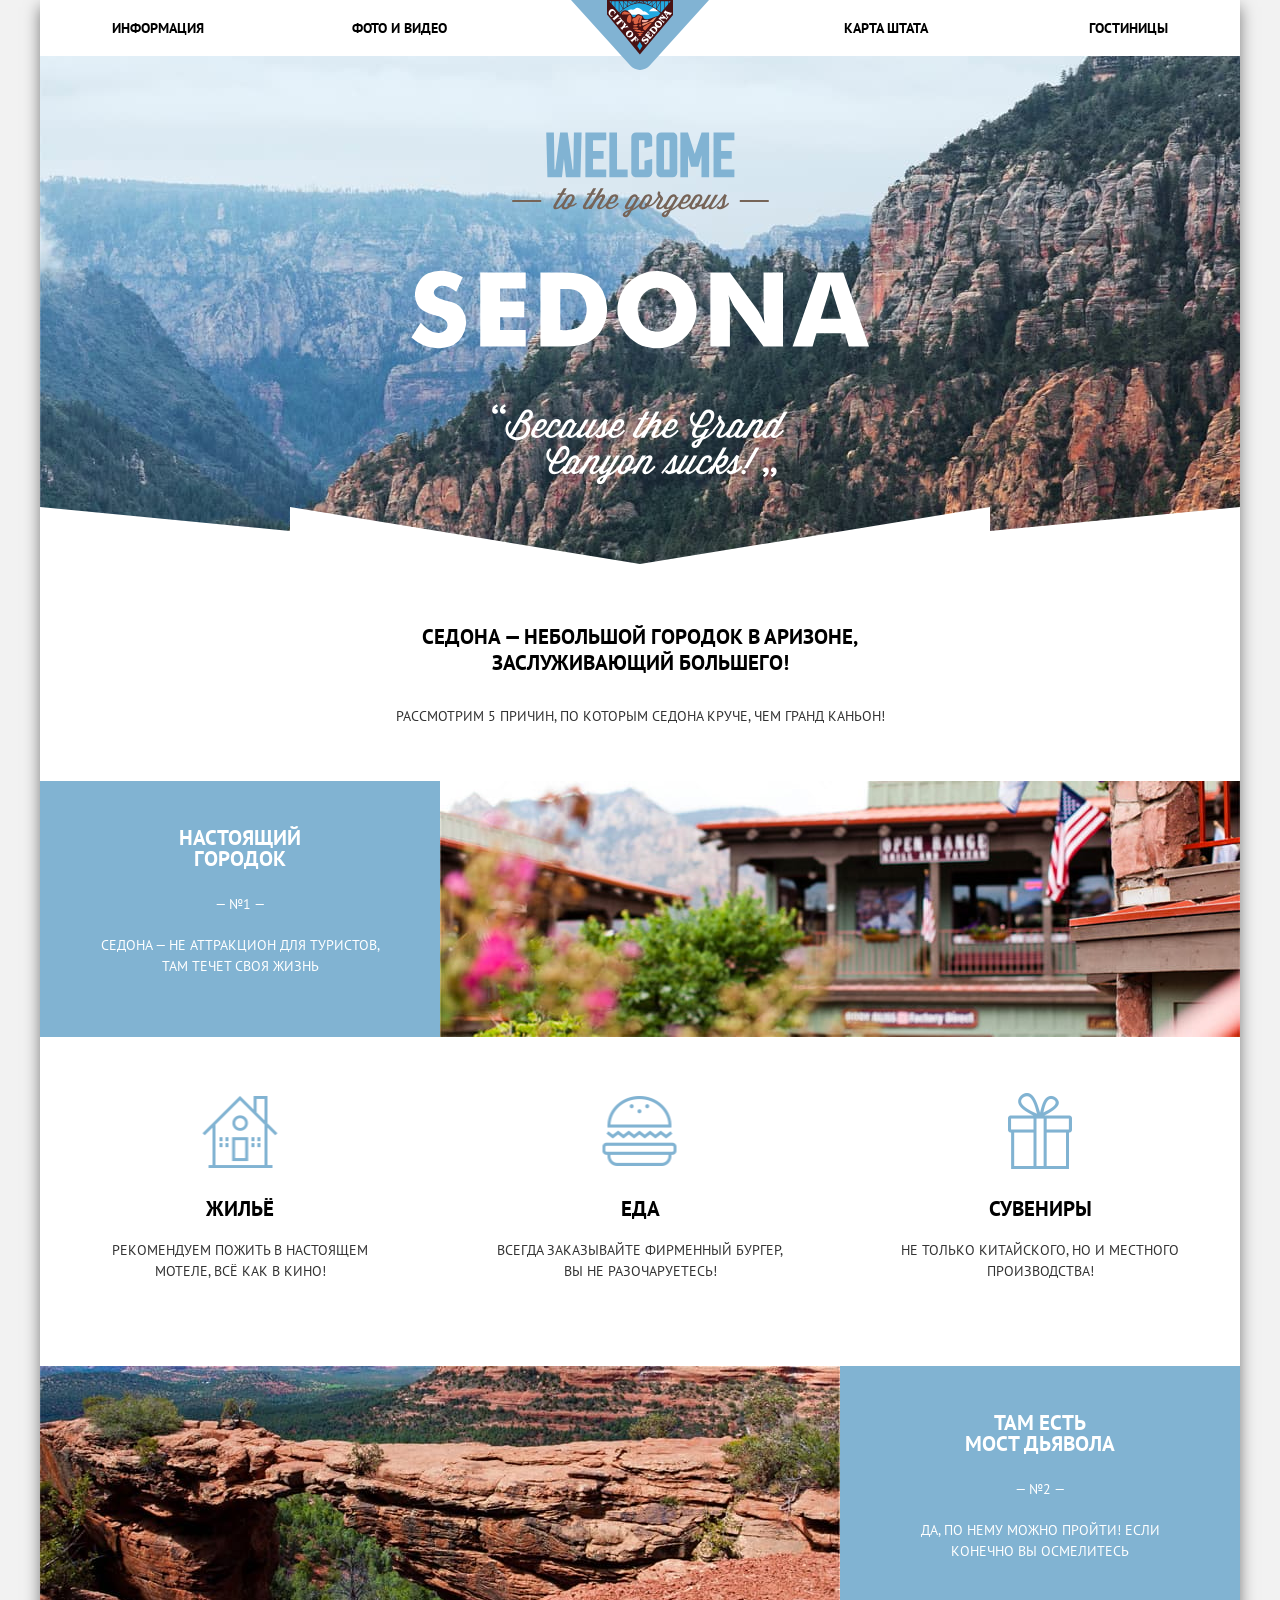
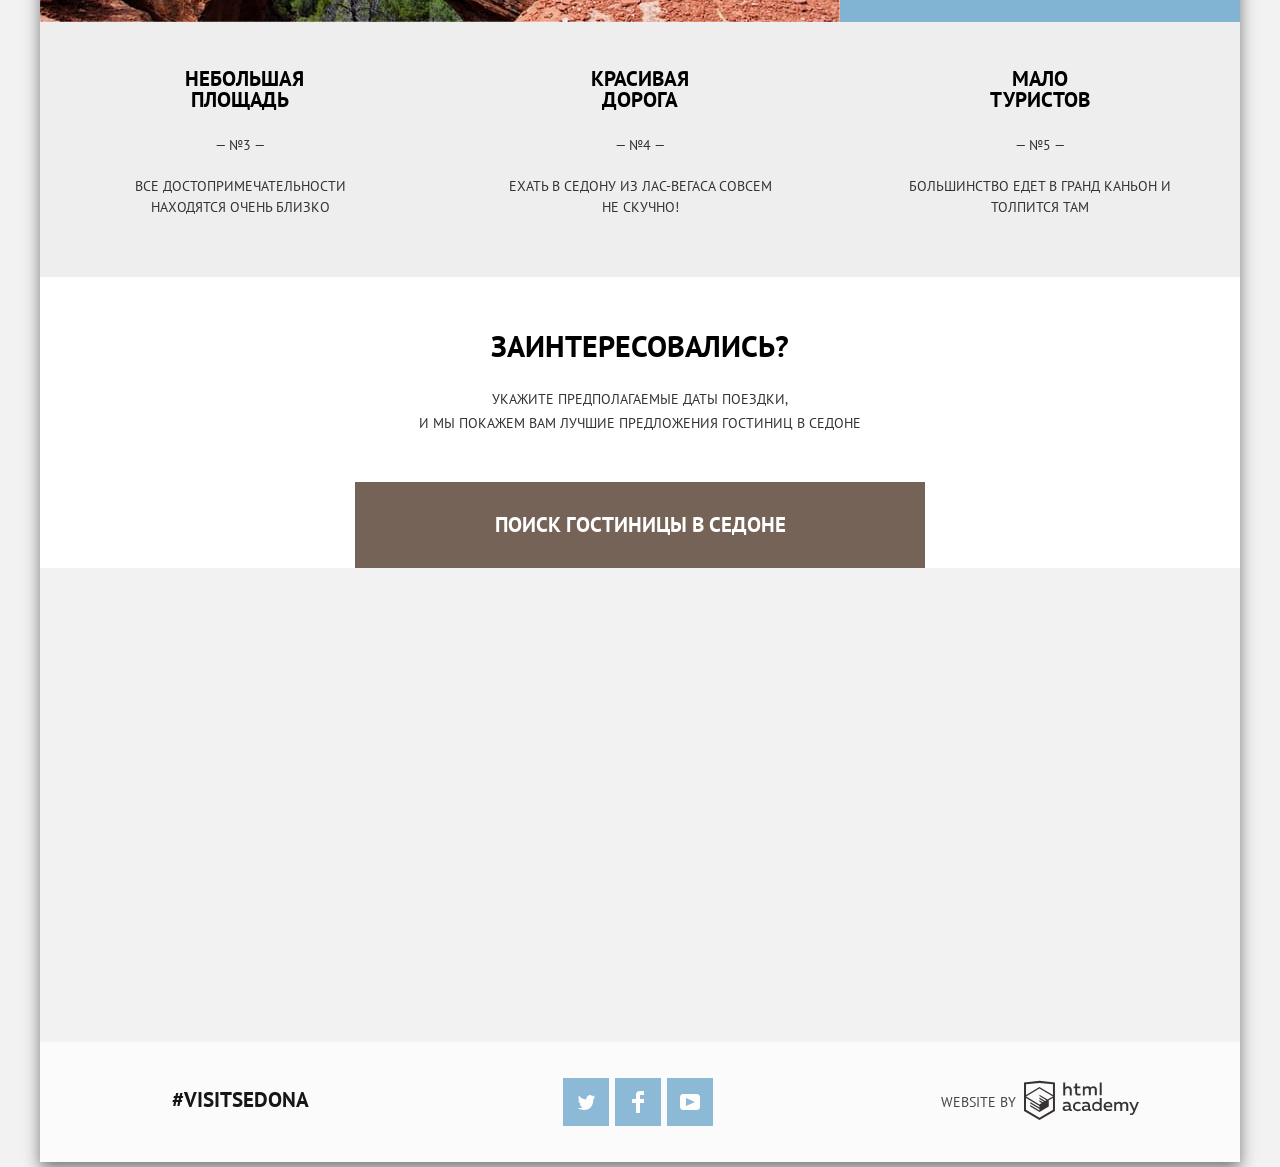
<file: sedona/index.html>
<!DOCTYPE html>
<html lang="ru">
  <head>
    <meta charset="utf-8">
    <title>HTML Academy: Седона</title>
    <link href="https://fonts.googleapis.com/css?family=PT+Sans:400,400i,700,700i&amp;subset=cyrillic" rel="stylesheet">
    <link href="css/normalize.css" rel="stylesheet">
    <link href="css/style.min.css" rel="stylesheet">
  </head>
  <body>

    <div class="container">

      <header class="main-header">
        <nav class="main-navigation">
          <a class="main-header-logo">
            <img src="img/header-logo.svg" width="138" height="70" alt="Город Седона">
          </a>
          <ul class="site-navigation">
            <li><a href="#">Информация</a></li>
            <li><a href="#">Фото и видео</a></li>
            <li><a href="#">Карта штата</a></li>
            <li><a href="hotels.html">Гостиницы</a></li>
          </ul>
        </nav>
      </header>

      <main>

        <section class="banner">
          <img src="img/welcome.svg" width="459" height="353" alt="Добро пожаловать в Седону!">
        </section>

        <section class="features">

          <div class="index-headline">
            <h1>Седона — небольшой городок в Аризоне, заслуживающий большего!
            </h1>
            <p>
              Рассмотрим 5 причин, по которым Седона круче, чем гранд каньон!
            </p>
          </div>
          <ol class="features-list">
            <li class="features-item-big">
              <div class="features-item-img">
                <img src="img/sedona-town.jpg" width="800" height="256" alt="Городок Седона">
              </div>
              <div class="features-item-text">
                <h3>Настоящий городок</h3>
                <span>— №1 —</span>
                <p>
                  Седона — не аттракцион для туристов, там течет своя жизнь
                </p>
              </div>
              <ul class="features-item-list">
                <li class="features-item-list-housing">
                  <h3>Жильё</h3>
                  <p>
                    Рекомендуем пожить в настоящем мотеле, всё как в кино!
                  </p>
                </li>
                <li class="features-item-list-food">
                  <h3>Еда</h3>
                  <p>
                    Всегда заказывайте фирменный бургер, вы не разочаруетесь!
                  </p>
                </li>
                <li class="features-item-list-souvenirs">
                  <h3>Сувениры</h3>
                  <p>
                    Не только китайского, но и местного производства!
                  </p>
                </li>
              </ul>
            </li>
            <li class="features-item-big">
              <div class="features-item-img">
                <img src="img/bridge.jpg" width="800" height="256" alt="Мост дьявола">
              </div>
              <div class="features-item-text">
                <h3>Там есть <br> мост дьявола</h3>
                <!-- Без <br> не получается никак -->
                <span>— №2 —</span>
                <p>
                  Да, по нему можно пройти! Если конечно вы осмелитесь
                </p>
              </div>
            </li>
            <li class="features-item-small">
              <h3>Небольшая площадь</h3>
              <span>— №3 —</span>
              <p>
                Все достопримечательности находятся очень близко
              </p>
            </li>
            <li class="features-item-small">
              <h3>Красивая дорога</h3>
              <span>— №4 —</span>
              <p>
                Ехать в Седону из Лас-Вегаса совсем не скучно!
              </p>
            </li>
            <li class="features-item-small">
              <h3>Мало туристов</h3>
              <span>— №5 —</span>
              <p>
                Большинство едет в Гранд Каньон и толпится там
              </p>
            </li>
          </ol>
        </section>

        <section class="hotel-search">

          <h2 class="visually-hidden">Поиск гостиницы</h2>

          <p>
            <b>Заинтересовались?</b>
          </p>
          <p>
            Укажите предполагаемые даты поездки, <br>и мы покажем вам лучшие предложения гостиниц в седоне
          </p>
          <div class="form-title">
            <a class="form-switch" href="hotels.html">Поиск гостиницы в Седоне</a>
            <form class="search-form" action="https://echo.htmlacademy.ru" method="post">
              <div class="search-form-item search-form-item-big">
                <label for="arrival">Дата заезда:</label>
                <input id="arrival" type="text" name="arrival-date" value="24 апреля 2017">
                <button class="calendar" type="button">
                  <span class="visually-hidden">Выбор даты</span>
                  <svg xmlns="http://www.w3.org/2000/svg" width="21" height="22" viewBox="0 0 21 22"><path d="M19.251 2.025h-2.845V.648c0-.381-.294-.689-.656-.689-.363 0-.656.308-.656.689v1.377h-3.938V.648c0-.381-.294-.689-.655-.689-.363 0-.657.308-.657.689v1.377H5.906V.648c0-.381-.294-.689-.656-.689-.363 0-.657.308-.657.689v1.377H1.75C.784 2.025 0 2.847 0 3.862v16.302C0 21.179.784 22 1.75 22h17.501c.966 0 1.749-.821 1.749-1.836V3.862c0-1.015-.783-1.837-1.749-1.837zm.437 18.139a.448.448 0 0 1-.437.459H1.75a.45.45 0 0 1-.438-.459V3.862a.45.45 0 0 1 .438-.459h2.844v1.378c0 .381.294.689.657.689.362 0 .656-.308.656-.689V3.403h3.938v1.378c0 .381.294.689.657.689.361 0 .655-.308.655-.689V3.403h3.938v1.378c0 .381.293.689.656.689.362 0 .656-.308.656-.689V3.403h2.845c.241 0 .437.206.437.459v16.302z"/><path d="M4.594 8.225h2.625v2.066H4.594zM4.594 11.668h2.625v2.067H4.594zM4.594 15.112h2.625v2.066H4.594zM9.188 15.112h2.625v2.066H9.188zM9.188 11.668h2.625v2.067H9.188zM9.188 8.225h2.625v2.066H9.188zM13.781 15.112h2.625v2.066h-2.625zM13.781 11.668h2.625v2.067h-2.625zM13.781 8.225h2.625v2.066h-2.625z"/></svg>
                </button>
              </div>
              <div class="search-form-item search-form-item-big">

                <label for="departure">Дата выезда:</label>
                <input id="departure" type="text" name="departure-date" value="4 июля 2017">
                <button class="calendar" type="button">
                  <span class="visually-hidden">Выбор даты</span>
                  <svg xmlns="http://www.w3.org/2000/svg" width="21" height="22" viewBox="0 0 21 22"><path d="M19.251 2.025h-2.845V.648c0-.381-.294-.689-.656-.689-.363 0-.656.308-.656.689v1.377h-3.938V.648c0-.381-.294-.689-.655-.689-.363 0-.657.308-.657.689v1.377H5.906V.648c0-.381-.294-.689-.656-.689-.363 0-.657.308-.657.689v1.377H1.75C.784 2.025 0 2.847 0 3.862v16.302C0 21.179.784 22 1.75 22h17.501c.966 0 1.749-.821 1.749-1.836V3.862c0-1.015-.783-1.837-1.749-1.837zm.437 18.139a.448.448 0 0 1-.437.459H1.75a.45.45 0 0 1-.438-.459V3.862a.45.45 0 0 1 .438-.459h2.844v1.378c0 .381.294.689.657.689.362 0 .656-.308.656-.689V3.403h3.938v1.378c0 .381.294.689.657.689.361 0 .655-.308.655-.689V3.403h3.938v1.378c0 .381.293.689.656.689.362 0 .656-.308.656-.689V3.403h2.845c.241 0 .437.206.437.459v16.302z"/><path d="M4.594 8.225h2.625v2.066H4.594zM4.594 11.668h2.625v2.067H4.594zM4.594 15.112h2.625v2.066H4.594zM9.188 15.112h2.625v2.066H9.188zM9.188 11.668h2.625v2.067H9.188zM9.188 8.225h2.625v2.066H9.188zM13.781 15.112h2.625v2.066h-2.625zM13.781 11.668h2.625v2.067h-2.625zM13.781 8.225h2.625v2.066h-2.625z"/></svg>
                </button>

              </div>
              <div class="search-form-item search-form-item-small">

                <label for="adults">Взрослые:</label>
                <button class="button-minus" type="button"><span class="visually-hidden">-</span></button>
                <input id="adults" type="text" name="adults-number" value="2">
                <button class="button-plus" type="button"><span class="visually-hidden">+</span></button>

              </div>
              <div class="search-form-item search-form-item-small">

                <label for="children">Дети:</label>
                <button class="button-minus" type="button"><span class="visually-hidden">-</span></button>
                <input id="children" type="text" name="children-number" value="0">
                <button class="button-plus" type="button"><span class="visually-hidden">+</span></button>

              </div>
              <button class="button search-form-item search-form-item-big" type="submit">Найти</button>
            </form>
          </div>
        </section>

        <section class="map">
          <iframe src="https://www.google.com/maps/embed?pb=!1m18!1m12!1m3!1d418922.4983296149!2d-112.06431628215573!3d34.8855642946942!2m3!1f0!2f0!3f0!3m2!1i1024!2i768!4f13.1!3m3!1m2!1s0x872da132f942b00d%3A0x5548c523fa6c8efd!2z0KHQtdC00L7QvdCwLCDQkNGA0LjQt9C-0L3QsCA4NjMzNiwg0KHQqNCQ!5e0!3m2!1sru!2sru!4v1552310991501" width="1200" height="593" style="border:0" allowfullscreen></iframe>
        </section>

      </main>

      <footer class="footer main-footer">
        <p class="footer-hashtag">
          <b>#VISITSEDONA</b>
        </p>
        <div class="footer-social">
          <ul>
            <li>
              <a class="social-button" href="#">
                <span class="visually-hidden">Наш аккаунт в Твиттер</span>
                <svg xmlns="http://www.w3.org/2000/svg" xmlns:xlink="http://www.w3.org/1999/xlink" width="17" height="15" viewBox="0 0 17 15"><path d="M10.95.144c1.685-.496 2.984.27 3.577 1.179.673-.231 1.331-.481 2.011-.708a2.345 2.345 0 0 1-.857 1.768c.685.17 1.304-.491 1.304-.491-.169 1-1.006 1.788-1.563 2.024-.231 6.75-3.175 11.217-10.077 11.082h-.446c-.41 0-4.164-.46-4.898-1.887 2.271.196 3.893-.422 4.693-1.177-.96-.3-2.679-.477-2.979-2.95.349.106.564.228 1.19.119C1.705 8.247.374 7.53.448 5.33c.285.328 1.067.536 1.34.472C1.085 5.561-.182 2.442.894.85c1.818 1.854 3.735 3.606 7.152 3.773C8.254 2.33 9.183.793 10.95.144z"/></svg>
              </a>
            </li>
            <li>
              <a class="social-button" href="#">
                <span class="visually-hidden">Наша страница на Фейсбуке</span>
                <svg xmlns="http://www.w3.org/2000/svg" width="12" height="22" viewBox="0 0 12 22"><path fill="#FFF" d="M12 4V0H8a4 4 0 0 0-4 4v4H0v4h4v10h4V12h4V8H8V4h4z"/></svg>
              </a>
            </li>
            <li>
              <a class="social-button" href="#">
                <span class="visually-hidden">Наш Ютуб-канал</span>
                <svg xmlns="http://www.w3.org/2000/svg" xmlns:xlink="http://www.w3.org/1999/xlink" width="20" height="16" viewBox="0 0 20 16"><path d="M17 0H3C1.35 0 0 1.35 0 3v10c0 1.65 1.35 3 3 3h14c1.65 0 3-1.35 3-3V3c0-1.65-1.35-3-3-3zM6.027 11.998V4.002L15.014 8l-8.987 3.998z"/></svg>
              </a>
            </li>
          </ul>
        </div>
        <div class="footer-copyright">
          <p>
            Website by
          </p>
          <a href="https://htmlacademy.ru/intensive/htmlcss">
            <svg id="Layer_1" data-name="Layer 1" xmlns="http://www.w3.org/2000/svg" width="115" height="41" viewBox="0 0 108.08 36.85"><title>Сайт HTML Academy</title><path d="M44.61,26.88a2,2,0,0,0,.55-0.1v1.33a3.25,3.25,0,0,1-1.18.21,1.67,1.67,0,0,1-1.67-1,4.84,4.84,0,0,1-3.14,1.08c-1.51,0-2.91-.83-2.91-2.55,0-2.13,2-2.79,3.71-2.79a11.08,11.08,0,0,1,2.17.25v-0.3c0-1-.76-1.77-2.19-1.77a7.42,7.42,0,0,0-3,.64v-1.7a10.21,10.21,0,0,1,3.19-.55c2.36,0,3.81,1.12,3.81,3.65v3a0.54,0.54,0,0,0,.49.59h0.17Zm-6.44-1.13A1.35,1.35,0,0,0,39.63,27h0.11a3.39,3.39,0,0,0,2.41-1V24.58a9.72,9.72,0,0,0-1.81-.21c-1,0-2.16.33-2.16,1.38h0Zm12.36-6.11a5,5,0,0,1,2.57.64V22a4.08,4.08,0,0,0-2.3-.7,2.75,2.75,0,1,0,0,5.49,5,5,0,0,0,2.43-.64v1.71a6.27,6.27,0,0,1-2.76.57A4.21,4.21,0,0,1,46,24.51q0-.21,0-0.41a4.32,4.32,0,0,1,4.18-4.46h0.38Zm12.17,7.24a2,2,0,0,0,.55-0.1v1.33a3.25,3.25,0,0,1-1.18.21,1.67,1.67,0,0,1-1.67-1,4.84,4.84,0,0,1-3.14,1.08c-1.51,0-2.91-.83-2.91-2.55,0-2.13,2-2.79,3.71-2.79a11.08,11.08,0,0,1,2.17.25v-0.3c0-1-.76-1.77-2.19-1.77a7.42,7.42,0,0,0-3,.64v-1.7a10.21,10.21,0,0,1,3.19-.55c2.36,0,3.81,1.12,3.81,3.65v3a0.54,0.54,0,0,0,.49.59h0.17Zm-6.44-1.13A1.35,1.35,0,0,0,57.73,27h0.11a3.39,3.39,0,0,0,2.41-1V24.58a9.72,9.72,0,0,0-1.81-.21c-1.06,0-2.16.33-2.16,1.38h0ZM73,16V28.2H71.35V26.88a3.88,3.88,0,0,1-3.19,1.54,4.4,4.4,0,0,1,0-8.78,3.81,3.81,0,0,1,3,1.3V16H73Zm-4.53,5.22a2.76,2.76,0,1,0,0,5.52A2.86,2.86,0,0,0,71.15,25V23A2.91,2.91,0,0,0,68.49,21.27ZM79,19.64c3.31,0,4.46,2.68,3.92,5.09H76.7c0.21,1.5,1.67,2.11,3.19,2.11a6.11,6.11,0,0,0,2.64-.59v1.6a7.14,7.14,0,0,1-3,.57C77,28.42,74.78,27,74.78,24a4.18,4.18,0,0,1,4-4.39H79Zm0.09,1.54a2.28,2.28,0,0,0-2.44,2.1v0.06H81.3A2,2,0,0,0,79.13,21.18Zm5.73,7V19.87h1.65v1a3.81,3.81,0,0,1,2.78-1.27A2.86,2.86,0,0,1,91.89,21a4.12,4.12,0,0,1,2.91-1.33A3.06,3.06,0,0,1,98,23V28.2h-1.9V23.05a1.59,1.59,0,0,0-1.42-1.75H94.42a2.8,2.8,0,0,0-2.07,1.12V28.2h-1.9V23.05A1.59,1.59,0,0,0,89,21.31H88.8a3,3,0,0,0-2.21,1.29v5.63H84.86Zm21.31-8.33h1.9l-3.91,9.46c-0.9,2.17-2.09,2.86-3.35,2.86a4.76,4.76,0,0,1-1.1-.14V30.46a2.86,2.86,0,0,0,.85.12c0.9,0,1.58-.64,2.07-1.9l0.17-.42-4-8.4h2l2.86,6.29ZM38.73,1.46V6.22a3.81,3.81,0,0,1,2.7-1.14,3.25,3.25,0,0,1,3.44,3.4v5.15H43V8.72a1.81,1.81,0,0,0-1.61-2h-0.3a2.93,2.93,0,0,0-2.32,1.39v5.52h-1.9V1.46h1.9ZM49.94,2.31v3h3V6.91h-3v3.81c0,1.1.5,1.46,1.58,1.46a4.49,4.49,0,0,0,1.69-.33v1.6A6.8,6.8,0,0,1,51,13.8a2.55,2.55,0,0,1-2.86-2.74V6.89H46.58V5.26h1.5V2.74Zm5.4,11.31V5.28H57v1A3.81,3.81,0,0,1,59.77,5a2.86,2.86,0,0,1,2.6,1.33A4.12,4.12,0,0,1,65.28,5,3.06,3.06,0,0,1,68.44,8.4v5.21h-1.9V8.46a1.59,1.59,0,0,0-1.42-1.75H64.89a2.8,2.8,0,0,0-2.07,1.12v5.78h-1.9V8.46A1.59,1.59,0,0,0,59.5,6.71H59.27A3,3,0,0,0,57.06,8v5.63H55.34ZM71.17,1.45H73V13.6H71.17V1.45ZM14.71,0H14.55L0,1.54V28.21l14.55,8.66,14.55-8.66V1.54Zm12.5,27.1L14.55,34.64,1.9,27.12V16.18l12.59,7.5V25L5.86,19.9v1.31l8.68,5.21v1.39L5.87,22.65V24l8.68,5.21,8.75-5.24V18.31L27.2,16V27.12Zm0-12.53-3.48,2-1.6,1L14.51,13v1.31L21,18.23H21l-0.14.09-1,.54-5.37-3.2V17l4.24,2.52-1,.67-3.2-1.9v1.31l2.1,1.24L14.5,22.1,2,14.65,14.51,7.11Zm0-1.32L14.49,5.76,1.91,13.25v-10L14.56,1.92,27.21,3.25v10h0Z" transform="translate(0 -0.02)"/></svg>
          </a>
        </div>
      </footer>
    </div>

    <script src="js/script.min.js"></script>
  </body>
</html>
</file>
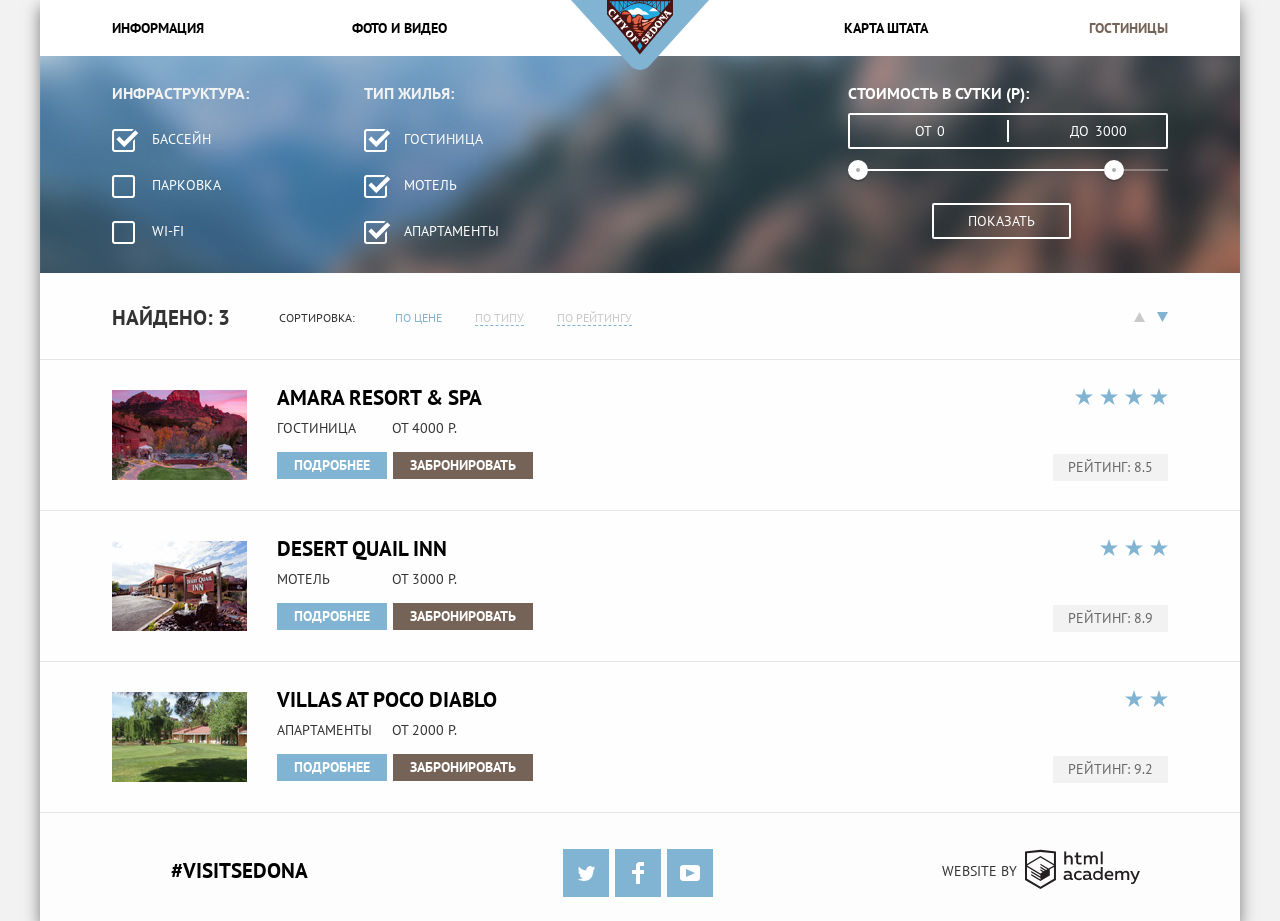
<file: sedona/hotels.html>
<!DOCTYPE html>
<html lang="ru" dir="ltr">
  <head>
    <meta charset="utf-8">
    <title>Выбор гостиницы</title>
    <link href="https://fonts.googleapis.com/css?family=PT+Sans:400,400i,700,700i&amp;subset=cyrillic" rel="stylesheet">
    <link href="css/normalize.css" rel="stylesheet">
    <link href="css/style.min.css" rel="stylesheet">
  </head>

  <body class="inner">

    <div class="container">

      <header class="main-header">
        <nav class="main-navigation">
          <a class="main-header-logo" href="index.html">
            <img src="img/header-logo.svg" width="138" height="70" alt="Город Седона">
          </a>
          <ul class="site-navigation inner-site-navigation">
            <li><a href="#">Информация</a></li>
            <li><a href="#">Фото и видео</a></li>
            <li><a href="#">Карта штата</a></li>
            <li class="site-navigation-current"><a>Гостиницы</a></li>
          </ul>
        </nav>

      </header>

      <main class="inner-main">

        <h1 class="visually-hidden">Выбор гостиницы</h1>

        <section class="filters">

          <h2 class="visually-hidden">Фильтр отелей</h2>

          <form class="filter" method="get" action="https://echo.htmlacademy.ru">
            <fieldset>
              <legend>Инфраструктура:</legend>
              <ul class="filter-list">
                <li class="filter-option">
                  <input class="visually-hidden filter-input filter-input-checkbox" type="checkbox" name="pool" id="filter-pool" checked>
                  <label for="filter-pool">Бассейн</label>
                </li>
                <li class="filter-option">
                  <input class="visually-hidden filter-input filter-input-checkbox" type="checkbox" name="parking" id="filter-parking">
                  <label for="filter-parking">Парковка</label>
                </li>
                <li class="filter-option">
                  <input class="visually-hidden filter-input filter-input-checkbox" type="checkbox" name="wifi" id="filter-wifi">
                  <label for="filter-wifi">WI-FI</label>
                </li>
              </ul>
            </fieldset>
            <fieldset>
              <legend>Тип жилья:</legend>
              <ul class="filter-list">
                <li class="filter-option">
                  <input class="visually-hidden filter-input filter-input-checkbox" type="checkbox" name="hotel" id="filter-hotel" checked>
                  <label for="filter-hotel">Гостиница</label>
                </li>
                <li class="filter-option">
                  <input class="visually-hidden filter-input filter-input-checkbox" type="checkbox" name="motel" id="filter-motel" checked>
                  <label for="filter-motel">Мотель</label>
                </li>
                <li class="filter-option">
                  <input class="visually-hidden filter-input filter-input-checkbox" type="checkbox" name="apartments" id="filter-apartments" checked>
                  <label for="filter-apartments">Апартаменты</label>
                </li>
              </ul>
            </fieldset>
            <div class="filter-range">
              <div class="filter-range-title">Стоимость в сутки (р):</div>
              <div class="price-controls">
                <label class="min-price">от <input type="text" name="min-price" value="0"></label>
                <label class="max-price">до <input type="text" name="max-price" value="3000"></label>
              </div>
              <div class="range-controls">
                <div class="scale">
                  <div class="bar"></div>
                </div>
                <div class="range-toggle range-toggle-min"></div>
                <div class="range-toggle range-toggle-max"></div>
              </div>
              <button class="btn-transparent" type="submit">Показать</button>
            </div>
          </form>
        </section>

        <section class="catalog">

          <h2 class="visually-hidden">Список гостиниц</h2>

          <div class="hotels-sorting">
            <b>Найдено: 3</b>
            <p>
              Сортировка:
            </p>
            <ul class="sorting-items">
              <li class="sorting-items-active">
                <a href="#">По цене</a>
              </li>
              <li>
                <a href="#">По типу</a>
              </li>
              <li>
                <a href="#">По рейтингу</a>
              </li>
            </ul>
            <ul class="sorting-buttons">
              <li class="sorting-button sorting-button-up">
                <a href="#">
                  <svg xmlns="http://www.w3.org/2000/svg" width="11" height="10" viewBox="0 0 11 10"><path d="M5.5 0L0 10h11z"/></svg>
                  <span class="visually-hidden">По возрастанию</span>
                </a>
              </li>
              <li class="sorting-button sorting-button-down sorting-button-active">
                <a href="#">
                  <svg xmlns="http://www.w3.org/2000/svg" width="11" height="10" viewBox="0 0 11 10"><path d="M5.5 10L0 0h11"/></svg>
                  <span class="visually-hidden">По убыванию</span>
                </a>
              </li>
            </ul>
          </div>
          <ul class="catalog-list">
            <li class="catalog-item">
              <div class="hotel-info-container">
                <div class="catalog-item-image">
                  <a href="#">
                    <img src="img/amara.jpg" width="135" height="90" alt="Amara Resort & Spa">
                  </a>
                </div>
                <div class="hotel-information">
                  <h3 class="hotel-caption">
                    <a href="#">Amara Resort & Spa</a>
                  </h3>
                  <p class="catalog-item-description">
                    <span class="description-category">
                      Гостиница
                    </span>
                    <span class="description-price">
                      от 4000 р.
                    </span>
                  </p>
                  <p class="catalog-item-buttons">
                    <a class="button button-more" href="#">Подробнее</a>
                    <a class="button button-booking" href="#">Забронировать</a>
                  </p>
                </div>
              </div>
              <div class="rate-container">
                <div class="stars">
                  <ul class="rate-stars">
                    <li>
                      <svg xmlns="http://www.w3.org/2000/svg" width="18" height="17" viewBox="0 0 18 17"><path fill="#81B3D2" d="M9.002 0l2.126 6.494h6.877l-5.564 4.012L14.566 17l-5.564-4.013L3.438 17l2.126-6.494L0 6.494h6.878z"/></svg>
                    </li>
                    <li>
                      <svg xmlns="http://www.w3.org/2000/svg" width="18" height="17" viewBox="0 0 18 17"><path fill="#81B3D2" d="M9.002 0l2.126 6.494h6.877l-5.564 4.012L14.566 17l-5.564-4.013L3.438 17l2.126-6.494L0 6.494h6.878z"/></svg>
                    </li>
                    <li>
                      <svg xmlns="http://www.w3.org/2000/svg" width="18" height="17" viewBox="0 0 18 17"><path fill="#81B3D2" d="M9.002 0l2.126 6.494h6.877l-5.564 4.012L14.566 17l-5.564-4.013L3.438 17l2.126-6.494L0 6.494h6.878z"/></svg>
                    </li>
                    <li>
                      <svg xmlns="http://www.w3.org/2000/svg" width="18" height="17" viewBox="0 0 18 17"><path fill="#81B3D2" d="M9.002 0l2.126 6.494h6.877l-5.564 4.012L14.566 17l-5.564-4.013L3.438 17l2.126-6.494L0 6.494h6.878z"/></svg>
                    </li>
                  </ul>
                </div>
                <div class="catalog-item-rate">
                  <p>
                    Рейтинг: 8.5
                  </p>
                </div>
              </div>
            </li>
            <li class="catalog-item">
              <div class="hotel-info-container">
                <div class="catalog-item-image">
                  <a href="#">
                    <img src="img/desert.jpg" width="135" height="90" alt="Desert Quail Inn">
                  </a>
                </div>
                <div class="hotel-information">
                  <h3 class="hotel-caption">
                    <a href="#">Desert Quail Inn</a>
                  </h3>
                  <p class="catalog-item-description">
                    <span class="description-category">
                      Мотель
                    </span>
                    <span class="description-price">
                      от 3000 р.
                    </span>
                  </p>
                  <p class="catalog-item-buttons">
                    <a class="button button-more" href="#">Подробнее</a>
                    <a class="button button-booking" href="#">Забронировать</a>
                  </p>
                </div>
              </div>
              <div class="rate-container">
                <div class="stars">
                  <ul class="rate-stars">
                    <li>
                      <svg xmlns="http://www.w3.org/2000/svg" width="18" height="17" viewBox="0 0 18 17"><path fill="#81B3D2" d="M9.002 0l2.126 6.494h6.877l-5.564 4.012L14.566 17l-5.564-4.013L3.438 17l2.126-6.494L0 6.494h6.878z"/></svg>
                    </li>
                    <li>
                      <svg xmlns="http://www.w3.org/2000/svg" width="18" height="17" viewBox="0 0 18 17"><path fill="#81B3D2" d="M9.002 0l2.126 6.494h6.877l-5.564 4.012L14.566 17l-5.564-4.013L3.438 17l2.126-6.494L0 6.494h6.878z"/></svg>
                    </li>
                    <li>
                      <svg xmlns="http://www.w3.org/2000/svg" width="18" height="17" viewBox="0 0 18 17"><path fill="#81B3D2" d="M9.002 0l2.126 6.494h6.877l-5.564 4.012L14.566 17l-5.564-4.013L3.438 17l2.126-6.494L0 6.494h6.878z"/></svg>
                    </li>
                  </ul>
                </div>
                <div class="catalog-item-rate">
                  <p>
                    Рейтинг: 8.9
                  </p>
                </div>
              </div>
            </li>
            <li class="catalog-item">
              <div class="hotel-info-container">
                <div class="catalog-item-image">
                  <a href="#">
                    <img src="img/villas.jpg" width="135" height="90" alt="Villas at Poco Diablo">
                  </a>
                </div>
                <div class="hotel-information">
                  <h3 class="hotel-caption">
                    <a href="#">Villas at Poco Diablo</a>
                  </h3>
                  <p class="catalog-item-description">
                    <span class="description-category">
                      Апартаменты
                    </span>
                    <span class="description-price">
                      от 2000 р.
                    </span>
                  </p>
                  <p class="catalog-item-buttons">
                    <a class="button button-more" href="#">Подробнее</a>
                    <a class="button button-booking" href="#">Забронировать</a>
                  </p>
                </div>
              </div>
              <div class="rate-container">
                <div class="stars">
                  <ul class="rate-stars">
                    <li>
                      <svg xmlns="http://www.w3.org/2000/svg" width="18" height="17" viewBox="0 0 18 17"><path fill="#81B3D2" d="M9.002 0l2.126 6.494h6.877l-5.564 4.012L14.566 17l-5.564-4.013L3.438 17l2.126-6.494L0 6.494h6.878z"/></svg>
                    </li>
                    <li>
                      <svg xmlns="http://www.w3.org/2000/svg" width="18" height="17" viewBox="0 0 18 17"><path fill="#81B3D2" d="M9.002 0l2.126 6.494h6.877l-5.564 4.012L14.566 17l-5.564-4.013L3.438 17l2.126-6.494L0 6.494h6.878z"/></svg>
                    </li>
                  </ul>
                </div>
                <div class="catalog-item-rate">
                  <p>
                    Рейтинг: 9.2
                  </p>
                </div>
              </div>
            </li>
          </ul>
        </section>

      </main>

      <footer class="footer inner-footer">
        <p class="footer-hashtag">
          <b>#VISITSEDONA</b>
        </p>
        <div class="footer-social">
          <ul>
            <li>
              <a class="social-button" href="#">
                <span class="visually-hidden">Наш аккаунт в Твиттер</span>
                <svg xmlns="http://www.w3.org/2000/svg" xmlns:xlink="http://www.w3.org/1999/xlink" width="17" height="15" viewBox="0 0 17 15"><path d="M10.95.144c1.685-.496 2.984.27 3.577 1.179.673-.231 1.331-.481 2.011-.708a2.345 2.345 0 0 1-.857 1.768c.685.17 1.304-.491 1.304-.491-.169 1-1.006 1.788-1.563 2.024-.231 6.75-3.175 11.217-10.077 11.082h-.446c-.41 0-4.164-.46-4.898-1.887 2.271.196 3.893-.422 4.693-1.177-.96-.3-2.679-.477-2.979-2.95.349.106.564.228 1.19.119C1.705 8.247.374 7.53.448 5.33c.285.328 1.067.536 1.34.472C1.085 5.561-.182 2.442.894.85c1.818 1.854 3.735 3.606 7.152 3.773C8.254 2.33 9.183.793 10.95.144z"/></svg>
              </a>
            </li>
            <li>
              <a class="social-button" href="#">
                <span class="visually-hidden">Наша страница на Фейсбуке</span>
                <svg xmlns="http://www.w3.org/2000/svg" width="12" height="22" viewBox="0 0 12 22"><path d="M12 4V0H8a4 4 0 0 0-4 4v4H0v4h4v10h4V12h4V8H8V4h4z"/></svg>
              </a>
            </li>
            <li>
              <a class="social-button" href="#">
                <span class="visually-hidden">Наш Ютуб-канал</span>
                <svg xmlns="http://www.w3.org/2000/svg" xmlns:xlink="http://www.w3.org/1999/xlink" width="20" height="16" viewBox="0 0 20 16"><path d="M17 0H3C1.35 0 0 1.35 0 3v10c0 1.65 1.35 3 3 3h14c1.65 0 3-1.35 3-3V3c0-1.65-1.35-3-3-3zM6.027 11.998V4.002L15.014 8l-8.987 3.998z"/></svg>
              </a>
            </li>
          </ul>
        </div>
        <div class="footer-copyright">
          <p>
            Website by
          </p>
          <a href="https://htmlacademy.ru/intensive/htmlcss">
            <svg id="Layer_1" data-name="Layer 1" xmlns="http://www.w3.org/2000/svg" width="115" height="41" viewBox="0 0 108.08 36.85"><title>Сайт HTML Academy</title><path d="M44.61,26.88a2,2,0,0,0,.55-0.1v1.33a3.25,3.25,0,0,1-1.18.21,1.67,1.67,0,0,1-1.67-1,4.84,4.84,0,0,1-3.14,1.08c-1.51,0-2.91-.83-2.91-2.55,0-2.13,2-2.79,3.71-2.79a11.08,11.08,0,0,1,2.17.25v-0.3c0-1-.76-1.77-2.19-1.77a7.42,7.42,0,0,0-3,.64v-1.7a10.21,10.21,0,0,1,3.19-.55c2.36,0,3.81,1.12,3.81,3.65v3a0.54,0.54,0,0,0,.49.59h0.17Zm-6.44-1.13A1.35,1.35,0,0,0,39.63,27h0.11a3.39,3.39,0,0,0,2.41-1V24.58a9.72,9.72,0,0,0-1.81-.21c-1,0-2.16.33-2.16,1.38h0Zm12.36-6.11a5,5,0,0,1,2.57.64V22a4.08,4.08,0,0,0-2.3-.7,2.75,2.75,0,1,0,0,5.49,5,5,0,0,0,2.43-.64v1.71a6.27,6.27,0,0,1-2.76.57A4.21,4.21,0,0,1,46,24.51q0-.21,0-0.41a4.32,4.32,0,0,1,4.18-4.46h0.38Zm12.17,7.24a2,2,0,0,0,.55-0.1v1.33a3.25,3.25,0,0,1-1.18.21,1.67,1.67,0,0,1-1.67-1,4.84,4.84,0,0,1-3.14,1.08c-1.51,0-2.91-.83-2.91-2.55,0-2.13,2-2.79,3.71-2.79a11.08,11.08,0,0,1,2.17.25v-0.3c0-1-.76-1.77-2.19-1.77a7.42,7.42,0,0,0-3,.64v-1.7a10.21,10.21,0,0,1,3.19-.55c2.36,0,3.81,1.12,3.81,3.65v3a0.54,0.54,0,0,0,.49.59h0.17Zm-6.44-1.13A1.35,1.35,0,0,0,57.73,27h0.11a3.39,3.39,0,0,0,2.41-1V24.58a9.72,9.72,0,0,0-1.81-.21c-1.06,0-2.16.33-2.16,1.38h0ZM73,16V28.2H71.35V26.88a3.88,3.88,0,0,1-3.19,1.54,4.4,4.4,0,0,1,0-8.78,3.81,3.81,0,0,1,3,1.3V16H73Zm-4.53,5.22a2.76,2.76,0,1,0,0,5.52A2.86,2.86,0,0,0,71.15,25V23A2.91,2.91,0,0,0,68.49,21.27ZM79,19.64c3.31,0,4.46,2.68,3.92,5.09H76.7c0.21,1.5,1.67,2.11,3.19,2.11a6.11,6.11,0,0,0,2.64-.59v1.6a7.14,7.14,0,0,1-3,.57C77,28.42,74.78,27,74.78,24a4.18,4.18,0,0,1,4-4.39H79Zm0.09,1.54a2.28,2.28,0,0,0-2.44,2.1v0.06H81.3A2,2,0,0,0,79.13,21.18Zm5.73,7V19.87h1.65v1a3.81,3.81,0,0,1,2.78-1.27A2.86,2.86,0,0,1,91.89,21a4.12,4.12,0,0,1,2.91-1.33A3.06,3.06,0,0,1,98,23V28.2h-1.9V23.05a1.59,1.59,0,0,0-1.42-1.75H94.42a2.8,2.8,0,0,0-2.07,1.12V28.2h-1.9V23.05A1.59,1.59,0,0,0,89,21.31H88.8a3,3,0,0,0-2.21,1.29v5.63H84.86Zm21.31-8.33h1.9l-3.91,9.46c-0.9,2.17-2.09,2.86-3.35,2.86a4.76,4.76,0,0,1-1.1-.14V30.46a2.86,2.86,0,0,0,.85.12c0.9,0,1.58-.64,2.07-1.9l0.17-.42-4-8.4h2l2.86,6.29ZM38.73,1.46V6.22a3.81,3.81,0,0,1,2.7-1.14,3.25,3.25,0,0,1,3.44,3.4v5.15H43V8.72a1.81,1.81,0,0,0-1.61-2h-0.3a2.93,2.93,0,0,0-2.32,1.39v5.52h-1.9V1.46h1.9ZM49.94,2.31v3h3V6.91h-3v3.81c0,1.1.5,1.46,1.58,1.46a4.49,4.49,0,0,0,1.69-.33v1.6A6.8,6.8,0,0,1,51,13.8a2.55,2.55,0,0,1-2.86-2.74V6.89H46.58V5.26h1.5V2.74Zm5.4,11.31V5.28H57v1A3.81,3.81,0,0,1,59.77,5a2.86,2.86,0,0,1,2.6,1.33A4.12,4.12,0,0,1,65.28,5,3.06,3.06,0,0,1,68.44,8.4v5.21h-1.9V8.46a1.59,1.59,0,0,0-1.42-1.75H64.89a2.8,2.8,0,0,0-2.07,1.12v5.78h-1.9V8.46A1.59,1.59,0,0,0,59.5,6.71H59.27A3,3,0,0,0,57.06,8v5.63H55.34ZM71.17,1.45H73V13.6H71.17V1.45ZM14.71,0H14.55L0,1.54V28.21l14.55,8.66,14.55-8.66V1.54Zm12.5,27.1L14.55,34.64,1.9,27.12V16.18l12.59,7.5V25L5.86,19.9v1.31l8.68,5.21v1.39L5.87,22.65V24l8.68,5.21,8.75-5.24V18.31L27.2,16V27.12Zm0-12.53-3.48,2-1.6,1L14.51,13v1.31L21,18.23H21l-0.14.09-1,.54-5.37-3.2V17l4.24,2.52-1,.67-3.2-1.9v1.31l2.1,1.24L14.5,22.1,2,14.65,14.51,7.11Zm0-1.32L14.49,5.76,1.91,13.25v-10L14.56,1.92,27.21,3.25v10h0Z" transform="translate(0 -0.02)"/></svg>
          </a>
        </div>
      </footer>

    </div>
  </body>
</html>
</file>
<file: beryoga/css/style.css>
body {
  margin: 0 auto;
  padding: 0;

  font-family: "PT Sans", Arial, sans-serif;
  font-size: 14px;
  font-weight: 400;
  line-height: 25px;
  color: #555555;

  background-image: url(../img/down_background.png);
  background-repeat: no-repeat;
  background-position: 50% 100%;
}

a {
  text-decoration: none;
}

img {
  max-width: 100%;
  height: auto;
}

.visually_hidden:not(:focus):not(:active),
input[type="checkbox"].visually_hidden,
input[type="radio"].visually_hidden {
  position: absolute;
  width: 1px;
  height: 1px;
  margin: -1px;
  border: 0;
  padding: 0;
  white-space: nowrap;
  -webkit-clip-path: inset(100%);
          clip-path: inset(100%);
  clip: rect(0 0 0 0);
  overflow: hidden;
}

.container {
  width: 1280px;
  margin: 0 auto;
  padding: 0;

  background-image: url(../img/promo_background.png);
  background-repeat: no-repeat;
}

.main_navigation ul,
.features_list,
.description ul,
.membership ul,
.main_footer ul{
  list-style: none;
}

.main_header {
  display: flex;
  justify-content: space-between;

  padding: 30px 170px;
}

.header_logo {
  width: 10%;

  font-size: 23px;
  font-weight: bolder;
  color: #ff6a6d;
}

.main_navigation {
  margin-left: auto;
  padding-right: 5%;
  width: 40%;
}

.site_navigation {
  display: flex;
  flex-wrap: wrap;
  justify-content: space-between;
}

.site_navigation li {
  width: 20%;
}

.site_navigation a {
  font-size: 16px;
  font-weight: bold;
  color: #87a3b8;
}

.site_navigation a:hover {
  color: #222222;
}

.site_navigation_current a {
  color: #ff6a6d;
}

.site_navigation_current a:hover {
  color: #ff6a6d;
}

.header_login {
  margin-top: 15px;
  width: 10%;
}

.header_login a {
  padding: 10px 30px;

  color: #ffd6d6;
  font-weight: bold;
  background-color: #ff6a6d;
  border-radius: 15%/40%;
}

.header_login a:hover {
  background-color: #cb3134;
}

.promo {
  margin-top: 65px;
  margin-left: 250px;
  margin-bottom: 270px;
  width: 400px;
}

.promo_heading {
  margin-bottom: 40px;

  font-size: 33px;
  line-height: 40px;
  color: #3b3838;
}

.promo_desription p {
  margin: 5px 0;
}

.promo_buttons {
  display: flex;
  justify-content: space-between;

  margin-top: 30px;
}

.service_button {
  padding: 15px 50px;

  font-size: 16px;
  font-weight: bold;
  color: #ffd6d6;
  background-color: #ff6a6d;
  border-radius: 20%/50%;
}

.singup_button {
  padding: 13px 48px;

  border: 2px solid #ff6a6d;

  font-size: 16px;
  font-weight: bold;
  color: #ff6a6d;
  background-color: transparent;
  border-radius: 20%/50%;
}

.service_button:hover {
  background-color: #cb3134;
}

.singup_button:hover {
  border-color: #cb3134;
  color: #cb3134;
}

main h2 {
  display: flex;
  justify-content: center;

  font-size: 33px;
  line-height: 40px;
  color: #3b3838;
}

.main_text {
  display: flex;
  justify-content: center;
}

.features_list {
  display: flex;
  justify-content: space-between;

  margin-top: 50px;
  padding-left: 170px;
  padding-right: 170px;
}

.feature {
  position: relative;
  width: 25%;
  padding-top: 180px;

  text-align: center;
}

.feature_one::before {
  content: "";
  position: absolute;
  width: 138px;
  height: 147px;
  top: 0;
  left: 50%;
  transform: translateX(-50%);

  background-image: url("../img/feature_img1.png");
  background-repeat: no-repeat;
}

.feature_two::before {
  content: "";
  position: absolute;
  width: 138px;
  height: 150px;
  top: 5%;
  left: 50%;
  transform: translateX(-50%);

  background-image: url("../img/feature_img2.png");
  background-repeat: no-repeat;
}

.feature_three::before {
  content: "";
  position: absolute;
  width: 150px;
  height: 147px;
  top: 5%;
  left: 50%;
  transform: translateX(-50%);

  background-image: url("../img/feature_img3.png");
  background-repeat: no-repeat;
}


.feature h3 {
  font-size: 16px;
  color: #3b3838;
}


.description {
  position: relative;
  margin-top: 190px;
  padding-left: 650px;
  padding-right: 250px;
  padding-bottom: 20px;

  background-image: url("../img/description_img2.png");
  background-repeat: no-repeat;
  background-position: top 0 left 15%;
}

.description::before {
  content: "";
  position: absolute;
  width: 120px;
  height: 255px;
  top: 35%;
  left: 0;

  background-image: url("../img/description_img1.png");
  background-repeat: no-repeat;
}

.description::after {
  content: "";
  position: absolute;
  width: 90px;
  height: 330px;
  top: -35%;
  right: 0;

  background-image: url("../img/description_background.png");
  background-repeat: no-repeat;
}

.description h2 {
  font-size: 33px;
  line-height: 40px;
  color: #3b3838;
}

.description ul {
  padding-left: 50px;
}

.description h3 {
  font-size: 16px;
  color: #3b3838;
}

.description_item {
  position: relative;
}

.description_item::before {
  content: "";
  position: absolute;
  width: 8px;
  height: 3px;
  top: 14%;
  left: -10%;
  transform: rotate(45deg);

  background-color: #f05f6f;
}

.description_item::after {
  content: "";
  position: absolute;
  width: 20px;
  height: 3px;
  top: 11%;
  left: -9%;
  transform: rotate(-50deg);

  background-color: #f05f6f;
}

.healing_power_article {
  margin-top: 250px;
  padding-left: 170px;
  padding-right: 620px;
  padding-bottom: 150px;

  background-image: url("../img/article_img1.png");
  background-repeat: no-repeat;
  background-position: top 0 right 20%;
}

.healing_power_author {
  font-style: italic;
}

.healing_power_article h2 {
  font-size: 33px;
  line-height: 40px;
  color: #3b3838;
}

.healing_power_description {
  padding-left: 60px;
  padding-right: 120px;
}

.healing_power_link {
  padding-left: 60px;
}

.healing_power_link a {
  position: relative;

  font-style: italic;
  color: #3cbef1;
}

.healing_power_link a::before {
  content: "";
  position: absolute;
  width: 6px;
  height: 2px;
  top: 40%;
  right: -25%;
  transform: rotate(45deg);

  background-color:#3cbef1;
}

.healing_power_link a::after {
  content: "";
  position: absolute;
  width: 6px;
  height: 2px;
  top: 60%;
  right: -25%;
  transform: rotate(-45deg);

  background-color:#3cbef1;
}

.healing_power_link a:hover {
  color: #0c7daa;
}

.healing_power_link a:hover::before {
  background-color: #0c7daa;
}

.healing_power_link a:hover::after {
  background-color: #0c7daa;
}

.five_ways_article {
  margin-top: 100px;
  padding-left: 570px;
  padding-right: 250px;

  background-image: url("../img/article_img2.png");
  background-repeat: no-repeat;
  background-position: top 0 left 15%;
}

.five_ways_author {
  font-style: italic;
}

.five_ways_article h2 {
  font-size: 33px;
  line-height: 40px;
  color: #3b3838;
}

.five_ways_description {
  padding-left: 60px;
  padding-right: 80px;

  text-indent: 1.5em;
}

.five_ways_link {
  padding-left: 60px;
}

.five_ways_link a {
  position: relative;

  font-style: italic;
  color: #3cbef1;
}

.five_ways_link a::before {
  content: "";
  position: absolute;
  width: 6px;
  height: 2px;
  top: 40%;
  right: -25%;
  transform: rotate(45deg);

  background-color:#3cbef1;
}

.five_ways_link a::after {
  content: "";
  position: absolute;
  width: 6px;
  height: 2px;
  top: 60%;
  right: -25%;
  transform: rotate(-45deg);

  background-color:#3cbef1;
}

.five_ways_link a:hover {
  color: #0c7daa;
}

.five_ways_link a:hover::before {
  background-color: #0c7daa;
}

.five_ways_link a:hover::after {
  background-color: #0c7daa;
}

.membership {
  display: flex;
  margin-top: 120px;
  margin-bottom: 100px;
  padding-top: 40px;
  padding-left: 160px;
  padding-right: 160px;
}

.membership_pack {
  width: 320px;

  background-color: #fffcfc;
  border-radius: 30px 30px;
}

.advanced_pack {
  margin-top: 25px;
  margin-bottom: 35px;
  padding-top: 50px;
  padding-bottom: 35px;
}

.advanced_pack_items {
  padding-left: 85px;
}

.advanced_pack_items li {
  position: relative;
  margin-bottom: 30px;
}

.advanced_pack_items li::before {
  content: "";
  position: absolute;
  width: 25px;
  height: 25px;
  top: 0;
  left: -20%;

  background-image: url("../img/checkmark_blue.png");
}

.advanced_pack_price {
  margin-bottom: 25px;
  padding-left: 80px;

  font-size: 80px;
  font-weight: bold;
}

.price_symbol {
  display: inline-block;
  margin-right: 10px;

  font-size: 32px;
  font-weight: normal;
  vertical-align: super;
}

.price_time {
  font-size: 20px;
  font-weight: normal;
}

.advanced_pack b {
  display: flex;
  justify-content: center;
  margin-top: 0;
  margin-bottom: 40px;

  font-weight: normal;
  font-style: italic;
}

.advanced_pack_button {
  text-align: center;
}

.advanced_pack_button a {
  padding: 20px 25px;

  font-size: 14px;
  color: #fbfcfc;
  background-color: #77dcfa;
  border-radius: 20%/50%;
}

.advanced_pack_button a:hover {
  background-color: #115a6f;
}

.year_pack_head {
  margin-bottom: 35px;
  padding: 25px 100px;

  background-color: #ff6a6d;
  border-radius: 30px 30px 0 0;

  color: #fbfcfc;
  font-size: 20px;
  font-weight: bold;
  text-transform: uppercase;
  text-align: center;
}

.year_pack_items {
  padding-left: 90px;
}

.year_pack_items li {
  position: relative;
  margin-bottom: 30px;
}

.year_pack_items li::before {
  content: "";
  position: absolute;
  width: 25px;
  height: 25px;
  top: 0;
  left: -20%;

  background-image: url("../img/checkmark_red.png");
}

.year_pack_price {
  margin-bottom: 25px;
  padding-left: 80px;

  font-size: 80px;
  font-weight: bold;
}

.year_pack b {
  display: flex;
  justify-content: center;
  margin-top: 0;
  margin-bottom: 40px;

  font-weight: normal;
  font-style: italic;
}

.year_pack_button {
  text-align: center;
}

.year_pack_button a {
  padding: 20px 25px;

  font-size: 14px;
  color: #fbfcfc;
  background-color: #ff6a6d;
  border-radius: 20%/50%;
}

.year_pack_button a:hover {
  background-color: #cb3134;
}

.starter_pack {
  margin-top: 25px;
  margin-bottom: 35px;
  padding-bottom: 35px;
}

.starter_head {
  padding-top: 50px;
  padding-bottom: 30px;
  padding-left: 100px;
  padding-right: 100px;

  font-size: 20px;
  font-weight: bold;
}

.starter_items {
  padding-left: 85px;
}

.starter_items li {
  position: relative;
  margin-bottom: 30px;
}

.starter_items li::before {
  content: "";
  position: absolute;
  width: 25px;
  height: 25px;
  top: 0;
  left: -20%;

  background-image: url("../img/checkmark_blue.png");
}

.starter_pack_price {
  margin-bottom: 25px;
  padding-left: 80px;

  font-size: 80px;
  font-weight: bold;
}

.starter_pack b {
  display: flex;
  justify-content: center;
  margin-top: 0;
  margin-bottom: 40px;

  font-weight: normal;
  font-style: italic;
}

.starter_pack_button {
  text-align: center;
}

.starter_pack_button a {
  padding: 20px 25px;

  font-size: 14px;
  color: #fbfcfc;
  background-color: #77dcfa;
  border-radius: 20%/50%;
}

.starter_pack_button a:hover {
  background-color: #115a6f;
}

.main_footer {
  display: flex;
  flex-wrap: wrap;
  justify-content: space-between;

  margin-left: 170px;
  margin-right: 170px;
  padding-top: 50px;
  padding-bottom: 20px;
  padding-left: 110px;
  padding-right: 110px;

  background-color: rgba(254, 254, 254, 0.5);;
  border-radius: 70px 70px 0 0;
}

.main_footer h3 {
  margin-bottom: 15px;

  color: #2e2e2e;
  text-transform: uppercase;
}

.main_footer a {
  font-size: 12px;
  color: #2e2e2e;
}

.main_footer a:hover {
  text-decoration: underline;
}

.main_footer ul {
  padding-left: 0;
}

.footer_address p {
  font-size: 12px;
}

.footer_copyright {
  margin-top: 30px;
  width: 100%;

  text-align: center;
}
</file>
<file: my-site/style.css>
body {
  position: relative;
  margin: 0;
  min-width: 1408px;
  font-family: "Montserrat", "Helvetica", "Arial", sans-serif;
  font-size: 16px;
  line-height: 32px;
  color: #222222;
  background-image: url("img/hero-bg.jpg");
  background-repeat: no-repeat;
  background-position-y: top;
  background-position-x: calc(50vw + 16px);
}

.container {
  max-width: 1408px;
  margin: 0 auto;
  padding: 0 16px;
}

.page-header {
  margin: 0 0 140px;
  padding: 32px 0;
}

.page-header a {
  margin-right: 56px;
  padding-bottom: 10px;
  padding-top: 10px;
  color: #8da2ed;
  text-decoration: none;
  background-repeat: no-repeat;
  background-position: left;
}

.page-header a:focus,
.page-header a:hover {
  border-bottom: 1px solid #8da2ed;
  filter: hue-rotate(50deg);
}

.page-header a:active {
  filter: hue-rotate(0);
  opacity: 0.6;
}

.header-email {
  padding-left: 30px;
  background-image: url("img/icon-email-header.svg");
}

.header-phone {
  padding-left: 25px;
  background-image: url("img/icon-phone-header.svg");
}

.hero-image {
  position: relative;
  height: 564px;
}

.hero-image .container {
  padding-left: 0;
  padding-right: 0;
  background-image: url("img/dotted-border-v.svg");
  background-repeat: repeat-y;
  background-position: top left;
}

.heading {
  margin: 0 0 40px;
  padding-left: 116px;
  width: 928px;
  font-size: 104px;
  line-height: 120px;
  letter-spacing: -2px;
  font-weight: 400;
  color: #8da2ed;
}

.hero-image p {
  margin: 0;
  padding-left: 128px;
  padding-bottom: 16px;
  font-size: 32px;
  line-height: 48px;
}

.intro {
  margin: 0 0 160px;
  padding-top: 240px;
  padding-bottom: 80px;
  background-color: #fafbfd;
}

.subheading {
  margin: 0 0 56px;
  font-size: 72px;
  line-height: 104px;
  font-weight: 400;
  color: #8da2ed;
}

.intro .container {
  position: relative;
}

.intro .subheading {
  position: absolute;
  top: -320px;
  left: 48px;
  font-size: 16px;
  line-height: 32px;
  color: #222222;
}

.intro .subheading::before {
  position: absolute;
  content: "";
  top: 4px;
  left: -32px;
  width: 16px;
  height: 28px;
  background-image: url("img/icon-scroll.svg");
  background-repeat: no-repeat;
}

.user-image {
  margin: 0 0 32px;
  position: absolute;
  top: 0;
  left: 0;
}

.user-image img {
  width: 688px;
  height: 400px;
  margin-left: 16px;
  object-fit: cover;
}

.intro .container div {
  position: relative;
  display: flex;
  flex-direction: column;
  justify-content: center;
  margin: 0 120px 160px;
  min-height: 400px;
}

.intro .user-image + div {
  margin-left: 600px;
}

.intro .container > div::before,
.intro .container > div::after {
  position: absolute;
  content: "";
  background-repeat: no-repeat;
}

.intro .container div:nth-of-type(1)::before {
  top: 0;
  right: -120px;
  width: 144px;
  height: 64px;
  background-image: url("img/decor-dots1.svg");
}

.intro .container div:nth-of-type(2)::before {
  top: 0;
  left: -120px;
  width: 144px;
  height: 64px;
  background-image: url("img/decor-dots2.svg");
}

.intro h3 {
  margin: 0 0 16px;
  width: 688px;
  font-size: 32px;
  line-height: 40px;
  font-weight: 400;
  letter-spacing: 0.5px;
  text-transform: uppercase;
}

.intro p {
  margin: 0;
  width: 688px;
}

.intro .container div:nth-of-type(2) {
  margin-right: 0;
  background-image: url("img/abilities.jpg");
  background-position: right;
  background-repeat: no-repeat;
}

.intro .container .skills {
  min-height: unset;
}

.skills::before {
  top: 0;
  right: -120px;
  width: 64px;
  height: 64px;
  background-image: url("img/decor-dots3.svg");
}

.skills::after {
  bottom: -56px;
  left: -120px;
  width: 64px;
  height: 24px;
  background-image: url("img/decor-dots4.svg");
}

.skills h3 {
  margin-bottom: 56px;
}

.skills-list {
  position: relative;
  display: flex;
  margin: 0;
  padding: 0;
}

.skills-list dt {
  flex-shrink: 0;
  padding-left: 82px;
  width: 480px;
  height: 72px;
  font-size: 24px;
  letter-spacing: 1px;
  background-repeat: no-repeat;
  background-position: left;
}

.skill-html {
  background-image: url("img/icon-html.svg");
}

.skill-css {
  margin-left: 48px;
  background-image: url("img/icon-css.svg");
}

.level {
  position: absolute;
  top: 32px;
  margin: 4px 0 16px;
  padding: 0;
  height: 32px;
  width: 478px;
  font-size: 0;
  background-color: #ffffff;
  border: 1px solid #dee5fb;
}

.skill-html + .level {
  left: 82px;
}

.skill-css + .level {
  left: 690px;
}

.skills .level div {
  margin: 4px;
  height: 24px;
  min-height: unset;
  background-color: #8da2ed;
  background-image: url("img/progress-pattern.svg");
}

.button {
  position: relative;
  margin: auto 72px -10px;
  padding: 10px 0 10px 28px;
  display: block;
  font-size: 20px;
  letter-spacing: 0.5px;
  text-decoration: none;
  text-transform: uppercase;
  color: #8da2ed;
  border: 1px solid #8da2ed;
}

.button::before {
  position: absolute;
  content: "";
  width: 20px;
  height: 20px;
  top: 14px;
  left: 29px;
  background-image: url("img/icon-open-page.svg");
}

.button:focus,
.button:hover {
  margin-bottom: -10px;
  color: #ffffff;
  border-color: #c98ded;
  background-color: #c98ded;
  transition: border-color 150ms, background-color 150ms;
}

.button:active {
  opacity: 0.6;
}

.button:focus::before,
.button:hover::before,
.button:active::before {
  filter: brightness(100);
}

.page-footer {
  padding: 40px 0;
  background-color: #8da2ed;
}

.page-footer a {
  margin-right: 56px;
  padding-bottom: 10px;
  padding-top: 10px;
  color: #ffffff;
  text-decoration: none;
  background-repeat: no-repeat;
  background-position: left;
  opacity: 0.8;
}

.page-footer a:focus,
.page-footer a:hover {
  opacity: 1;
  border-bottom: 1px solid #ffffff;
}

.page-footer a:active {
  opacity: 0.6;
}

.footer-email {
  padding-left: 30px;
  background-image: url("img/icon-email-footer.svg");
}

.footer-phone {
  padding-left: 25px;
  background-image: url("img/icon-phone-footer.svg");
}
</file>
<file: revistas/css/style.css>
body {
  margin: 0;
  padding: 0;

  font-family: "PT Sans", Arial, sans-serif;
  font-size: 16px;
  font-weight: 400;
  line-height: 26px;
  color: #777777;

  background-color: #f2f2f2;
}

a {
  text-decoration: none;
}

img {
  max-width: 100%;
  height: auto;
}

.visually_hidden:not(:focus):not(:active) {
  position: absolute;
  width: 1px;
  height: 1px;
  margin: -1px;
  border: 0;
  padding: 0;
  white-space: nowrap;
  -webkit-clip-path: inset(100%);
          clip-path: inset(100%);
  clip: rect(0 0 0 0);
  overflow: hidden;
}

.container {
  margin: 0 auto;
  padding: 0;
  width: 1320px;

  background-color: #ffffff;
  box-shadow: 0px 7px 15px 0 rgba(0, 1, 1, 0.5);
}

.header_social,
.banner_images,
.popular_content_items,
.main_navigation,
.footer_information,
.footer_social,
.modal_navigation ul {
  list-style: none;
}

.main_header {
  display: flex;
  justify-content: space-between;
  align-items: center;
  padding-top: 50px;
  padding-bottom: 30px;
  padding-left: 130px;
  padding-right: 130px;
}

.modal_open {
  width: 20%;
}

.modal_open a {
  display: flex;
  position: relative;
  width: 30px;
  height: 20px;
  position: relative;
}

.modal_menu {
  content: "";
  width: 30px;
  height: 3px;

  background-color: #222222;
}

.modal_menu::before {
  content: "";
  position: absolute;
  width: 30px;
  height: 3px;
  top: 50%;

  background-color: #222222;
}

.modal_menu::after {
  content: "";
  position: absolute;
  width: 30px;
  height: 3px;
  top: 100%;

  background-color: #222222;
}

.modal_menu:hover,
.modal_menu:hover::before,
.modal_menu:hover::after {
  background-color: #95cac5;
}

.header_logo {
  display: flex;
  align-items: center;
  margin-left: auto;
  margin-right: auto;
}

.header_logo img {
  margin-right: 10px;
  width: 29px;
  height: 29px;
}

.header_logo p {
  font-size: 24px;
  font-weight: bold;
  line-height: 24px;
  text-transform: uppercase;
  letter-spacing: 5px;
  color: #222222;
}

.header_social {
  display: flex;
  justify-content: flex-end;
  flex-wrap: wrap;
  width: 20%;
}

.header_social li {
  margin-left: 15px;
}

.header_social_fb a,
.header_social_tw a,
.header_social_inst a {
  fill: #222222;
}

.header_social_fb svg,
.header_social_tw svg,
.header_social_inst svg {
  width: 32px;
  height: 32px;
}

.header_social_fb a:hover,
.header_social_tw a:hover,
.header_social_inst a:hover {
  fill: #ff92b2;
}

.banner {
  display: flex;
  flex-wrap: wrap;
  justify-content: space-between;
  position: relative;

  background: url(../img/3.png) no-repeat 100% 0, linear-gradient(to bottom, #ffffff 0%, #ffffff 50%, #ededed 50%, #ededed 100%);
}

.banner_headline {
  margin-bottom: 90px;
  padding-left: 160px;
  padding-right: 130px;
  width: 100%
}

.banner_headline p {
  margin-bottom: 0;

  font-size: 30px;
  line-height: 28px;
  font-weight: bold;
  letter-spacing: 2px;
  color: #222222;
}

.banner_headline b {
  display: flex;
  margin-top: 15px;

  font-size: 20px;
  font-weight: normal;
  line-height: 24px;
  letter-spacing: 1px;
  color: #95cac5;
}

.banner_contacts {
  position: relative;
  width: 10%;
}

.banner_contacts p {
  display: flex;
  justify-content: space-around;
  position: absolute;
  bottom: 350px;
  left: -90%;
  width: 400px;

  font-size: 16px;
  font-weight: bold;
  color: #222222;
  transform: rotate(-90deg);
}

.banner_images {
  position: relative;
  padding-right: 10%;
  width: 80%;
  min-height: 600px;
}

.banner_image {
  position: absolute;
}

.banner_image_one {
  top: 5%;
  left: 0;
  z-index: 3;
}

.banner_image_two {
  top: 17%;
  left: 17%;
  z-index: 2;
}

.banner_image_three {
  left: 40%;
}

.banner_image_four {
  top: 14%;
  right: 10%;
  z-index: 4;
}

.banner_image_text {
  top: 20%;
  left: 40%;
  z-index: 5;
  transform: translate(-50%);
}

.banner_image_text p {
  font-family: "Monotype Corsiva", script;
  font-size: 70px;
  font-style: italic;
  font-weight: bold;
  color: #ffffff;

  text-shadow: #000000 0 0 2px;
}

.banner_image_text p:last-child {
  margin-left: 50%;
}

.banner_instagram {
  position: absolute;
  top: 24%;
  right: 9%;
}

.banner_instagram a {
  padding-top: 10px;
  padding-bottom: 10px;
  padding-left: 50px;
  padding-right: 30px;

  background-color: #95cac5;
  text-transform: uppercase;
  color: #ffffff;
}

.banner_instagram a:hover {
  background-color: #19968a;
}

.banner_instagram svg {
  position: absolute;
  top: -8%;
  left: 8%;
  width: 30px;
  height: 30px;

  fill: #ffffff;
}

.popular_content {
  padding-left: 150px;
  padding-right: 150px;

  text-transform: uppercase;
}

.popular_content_headline {
  position: relative;
  margin-top: 100px;
  margin-bottom: 50px;

  text-align: center;
}

.popular_content_headline h2 {
  margin-bottom: 0;

  font-size: 28px;
  color: #333333;
}

.popular_content_headline h2::before {
  content: "";
  position: absolute;
  top: -100px;
  left: 50%;
  width: 2px;
  height: 60px;

  background-color: #222222;
}

.popular_content_headline p {
  font-size: 14px;
  font-style: italic;
  font-weight: bold;
  color: #95cac5;
}

.popular_content_items {
  display: flex;
  flex-wrap: wrap;
}

.popular_content_items li {
  position: relative;
  margin-bottom: 30px;
  width: 50%;
}

.item_headline {
  display: flex;
  justify-content: space-around;
  position: absolute;
  top: 20%;
  left: -28%;
  min-width: 50%;

  font-size: 16px;
  font-weight: bold;
  color: #333333;
  transform: rotate(-90deg);
}

.item_headline span {
  color: #95cac5;
}

.item_discribe {
  margin-top: 5px;

  font-weight: bold;
  color: #333333;
}

.mailing {
  padding-left: 300px;
  padding-right: 300px;

  text-align: center;

  background: url('../img/mailing_background.jpg') no-repeat;
}

.mailing form {
  position: relative;
  padding-top: 100px;
  padding-bottom: 100px;
}

.mailing h2 {
  font-size: 22px;
  font-weight: bold;
  color: #222222;
  text-transform: uppercase;
}

.mailing p {
  font-style: italic;
  color: #555555;
}

.mailing input {
  padding-top: 15px;
  padding-bottom: 15px;
  padding-left: 25px;
  padding-right: 60px;
  width: 400px;

  border: none;
}

.client_email_button {
  position: absolute;
  top: 58.5%;
  left: 76%;
  padding-top: 10px;
  padding-bottom: 9px;
  padding-left: 15px;
  padding-right: 15px;

  background-color: #95cac5;
}

.client_email_button:hover {
  background-color: #19968a;
}

.news {
  position: relative;
  padding-left: 200px;
  padding-right: 200px;
}

.news h2 {
  margin-top: 100px;
  margin-bottom: 50px;

  font-size: 28px;
  color: #333333;
  text-transform: uppercase;
  text-align: center;
}

.news h2::before {
  content: "";
  position: absolute;
  top: -100px;
  left: 50%;
  width: 2px;
  height: 60px;

  background-color: #222222;
}

.articles {
  display: flex;
  flex-wrap: wrap;
  justify-content: space-between;
}

.article_small {
  margin-bottom: 2%;
  margin-left: 2%;
  margin-right: 2%;
  width: 28%;

  background-color: #f4f4f4;
}

.article_small h3 {
  margin-top: 0;
  margin-bottom: 0;

  font-size: 18px;
  font-weight: bold;
  color: #222222;
  text-align: center;
}

.article_small p {
  margin-top: 2px;
  width: 95%;

  font-size: 14px;
  font-style: italic;
  color: #777777;
  text-align: center;
}

.article_link {
  position: relative;
  margin-top: 5%;
  margin-bottom: 5%;
  margin-left: 5%;
  width: 25%;

  font-size: 17px;
  font-weight: bold;
}

.article_link a {
  color: #222222;
}

.article_link a::before {
  content: "";
  position: absolute;
  top:50%;
  right: 0;
  width: 2px;
  height: 7px;

  transform: rotate(45deg);

  background-color: #222222;
}

.article_link a::after {
  content: "";
  position: absolute;
  top: 42%;
  right: 0;
  width: 2px;
  height: 7px;

  transform: rotate(-45deg);

  background-color: #222222;
}

.article_link a:hover {
  color: #ff92b2;
}

.article_link a:hover::before {
  background-color: #ff92b2;
}

.article_link a:hover::after {
  background-color: #ff92b2;
}

.article_announcement {
  display: flex;
  justify-content: space-between;
  margin-top: 150px;
  width: 100%;
}

.article_announcement_discribe {
  padding-top: 30px;
  width: 35%;
}

.article_announcement_discribe b {
  display: inline-block;

  color: #222222;
  text-transform: uppercase;
}

.article_announcement_discribe h3 {
  font-family: "Monotype Corsiva", script;
  font-size: 23px;
  font-weight: normal;
  color: #222222;
}

.article_announcement_discribe p {
  font-size: 14px;
  font-style: italic;
  color: #777777;
}

.article_announcement figure {
  width: 65%;
}

.navigation {
  display: flex;
  justify-content: space-between;
  margin-top: 200px;
  margin-left: 100px;
  margin-right: 100px;
}

.navigation nav {
  width: 60%;
}

.main_navigation {
  display: flex;
  flex-wrap: wrap;
  justify-content: space-between;

  list-style: none;
}

.main_navigation li {
  margin-left: 5%;

  font-size: 17px;
  text-transform: uppercase;
}

.main_navigation a {
  color: #777777;
}

.main_navigation a:hover {
  font-weight: bold;
  color: #222222;
}

.navigatiom_form {
  position: relative;
  width: 30%;
}

.navigatiom_form input {
  margin-top: 10px;
  padding-top: 10px;
  padding-bottom: 10px;
  padding-left: 5%;
  padding-right: 15%;
  width: 80%;

  border: none;
}

.navigation_email_button {
  position: absolute;
  top: 15%;
  left: 88%;
  padding-top: 5px;
  padding-bottom: 5px;
  padding-left: 10px;
  padding-right: 10px;

  background-color: #95cac5;
}

.navigation_email_button:hover {
  background-color: #19968a;
}

.navigation_email_button img {
  width: 20px;
  height: 13px;
}

.main_footer {
  display: flex;
  flex-direction: column;

  margin-top: 30px;
  margin-right: 100px;
  margin-left: 100px;
}

.footer_information {
  display: flex;
  justify-content: flex-end;
  margin-left: auto;
}

.footer_information li {
  margin-left: 50px;

  font-size: 14px;
  border-bottom: #888888 solid 1px;
}

.footer_information a {
  color: #888888;
}

.footer_information li:hover {
  border-bottom: #222222 solid 1px;
}

.footer_information a:hover {
  color: #222222;
}

.footer_social {
  display: flex;
  justify-content: flex-end;
  margin-top: 30px;
  margin-left: auto;

  list-style: none;
}

.footer_social li {
  margin-left: 10px;
}

.footer_social_fb a,
.footer_social_tw a,
.footer_social_inst a {
  fill: #bababa;
}

.footer_social_fb svg,
.footer_social_tw svg,
.footer_social_inst svg {
  width: 25px;
  height: 25px;
}

.footer_social_fb a:hover,
.footer_social_tw a:hover,
.footer_social_inst a:hover {
  fill: #83bbb6;
}

.modal {
  position: absolute;
  top: 73px;
  left: 190px;
  padding-top: 25px;
  padding-bottom: 25px;
  width: 280px;
  min-height: 150px;

  box-shadow: 0px 0px 10px 5px rgba(49,49,49,0.5);
  background-color: #f1f1f1;

  transition: 0.8s;
  opacity: 0;
  z-index: -1;
}

.modal_close::before {
  content: "";
  position: absolute;
  top: 0;
  right: -8%;
  width: 5px;
  height: 25px;

  transform: rotate(45deg);

  background-color: #777777;
}

.modal_close::after {
  content: "";
  position: absolute;
  top: 0;
  right: -8%;
  width: 5px;
  height: 25px;

  transform: rotate(-45deg);

  background-color: #777777;
}

.modal_close:hover::before {
  background-color: #ff92b2;
}

.modal_close:hover::after {
  background-color: #ff92b2;
}

.modal_navigation ul {
  margin-left: 15px;
}

.modal_navigation_item {
  position: relative;
  margin-bottom: 10px;

  font-size: 17px;
  text-transform: uppercase;
}

.modal_navigation_item a::before {
  content: "";
  position: absolute;
  top: 40%;
  left: -7%;
  width: 7px;
  height: 7px;

  transform: rotate(45deg);

  background-color: #777777;
}

.modal_navigation_item a:hover::before {
  background-color: #95cac5;
}

.modal_navigation a {
  color: #777777;
}

.modal_navigation a:hover {
  font-weight: bold;
  color: #95cac5;
}

.modal_show {
  display: block;

  transition: 0.8s;
  opacity: 1;
  z-index: 1;
}
</file>
<file: sedona/css/style.min.css>
body{margin:0;padding:0;font-family:"PT Sans",Arial,sans-serif;font-size:14px;font-weight:400;line-height:21px;color:#333;background-color:#f2f2f2}a{text-decoration:none}img{max-width:100%;height:auto}.visually-hidden:not(:focus):not(:active),input[type="checkbox"].visually-hidden,input[type="radio"].visually-hidden{position:absolute;width:1px;height:1px;margin:-1px;border:0;padding:0;white-space:nowrap;-webkit-clip-path:inset(100%);clip-path:inset(100%);clip:rect(0 0 0 0);overflow:hidden}.container{width:1200px;margin:0 auto;padding:0;-webkit-box-shadow:0 7px 15px 0 rgba(0,1,1,.5);box-shadow:0 7px 15px 0 rgba(0,1,1,.5)}.main-header,.features,.hotel-search,.main-footer,.filters,.catalog{text-transform:uppercase}.site-navigation,.features-list,.features-item-list{list-style:none}.site-navigation a{color:#000;font-weight:700;line-height:26px}.site-navigation a:hover,.site-navigation a:focus{color:#81b3d2}.site-navigation a:active{color:rgba(0,0,0,.3)}.form-title a{font-size:21px;color:#fff;line-height:26px;background-color:#766357}.form-title a:hover,.form-title a:focus{background-color:#604e43}.form-title a:active{color:rgba(255,255,255,.3);background-color:#503e33}.main-header{width:100%;min-height:56px}.main-navigation{position:relative}.site-navigation{display:-webkit-box;display:-ms-flexbox;display:flex;-webkit-box-align:center;-ms-flex-align:center;align-items:center;-ms-flex-wrap:wrap;flex-wrap:wrap;margin:0;padding:0;background-color:#fff}.main-header-logo{width:138px;height:70px;position:absolute;left:50%;-webkit-transform:translateX(-50%);-ms-transform:translateX(-50%);transform:translateX(-50%);top:0;z-index:2}.site-navigation li{width:20%;padding-top:15px;padding-bottom:15px}.site-navigation li:first-child{margin-left:6%}.site-navigation li:last-child{margin-right:6%}.site-navigation li:nth-child(2){margin-right:auto}.site-navigation li:nth-child(1),.site-navigation li:nth-child(2){text-align:left}.site-navigation li:nth-child(3),.site-navigation li:nth-child(4){text-align:right}.site-navigation-current a{color:#766357}.banner{position:relative;text-align:center;width:1200px;padding-top:76px;padding-bottom:79px;background-color:#81a1c2;background-image:url(../img/background-header.jpg);background-repeat:no-repeat;background-position:0 -56px}.banner img{width:459px;height:353px}.banner::before{content:"";position:absolute;bottom:4px;left:0;width:1200px;height:59px;background-image:url(../img/polygon-header.svg)}.banner::after{content:"";position:absolute;bottom:0;left:0;width:1200px;height:6px;background-color:#fff}.features{text-align:center;line-height:21px;background-color:#fff}.features-list{width:100%;margin:0;padding:0;display:-webkit-box;display:-ms-flexbox;display:flex;-ms-flex-wrap:wrap;flex-wrap:wrap}.index-headline{width:573px;margin-left:auto;margin-right:auto;padding-top:40px;padding-bottom:40px}.index-headline h1{margin-bottom:30px}.features h3{font-size:21px}.features h1{color:#000;font-size:21px;font-weight:700;line-height:26px}.features-item-big{display:-webkit-box;display:-ms-flexbox;display:flex;-webkit-box-pack:justify;-ms-flex-pack:justify;justify-content:space-between;-ms-flex-wrap:wrap;flex-wrap:wrap;width:100%;color:#fff;background-color:#81b3d2}.features-item-big:first-child{-webkit-box-orient:horizontal;-webkit-box-direction:reverse;-ms-flex-direction:row-reverse;flex-direction:row-reverse}.features-item-img{width:800px}.features-item-text{width:304px;padding-top:25px;padding-bottom:30px;padding-left:48px;padding-right:48px}.features-item-text h3{margin-bottom:25px;padding-left:60px;padding-right:60px}.features-item-text p{margin-top:20px}.features-item-list{margin:0;padding:0;width:100%;display:-webkit-box;display:-ms-flexbox;display:flex;-ms-flex-wrap:wrap;flex-wrap:wrap;background-color:#fff}.features-item-list li{width:300px;padding-top:140px;padding-bottom:70px;padding-right:50px;padding-left:50px}.features-item-list h3{color:#000}.features-item-list p{color:#333}.features-item-list-housing,.features-item-list-food,.features-item-list-souvenirs{position:relative}.features-item-list-housing::before{content:"";position:absolute;left:50%;top:18%;width:75px;height:72px;background:url(../img/features-icon-1.png) no-repeat;-webkit-transform:translate(-50%);-ms-transform:translate(-50%);transform:translate(-50%)}.features-item-list-food::before{content:"";position:absolute;left:50%;top:18%;width:75px;height:72px;background:url(../img/features-icon-2.png) no-repeat;-webkit-transform:translate(-50%);-ms-transform:translate(-50%);transform:translate(-50%)}.features-item-list-souvenirs::before{content:"";position:absolute;left:50%;top:17%;width:64px;height:76px;background:url(../img/features-icon-3.png) no-repeat;-webkit-transform:translate(-50%);-ms-transform:translate(-50%);transform:translate(-50%)}.features-item-small{width:270px;margin:0;padding-top:25px;padding-bottom:45px;padding-left:65px;padding-right:65px;background-color:#eee}.features-item-small h3{margin-bottom:25px;margin-right:80px;margin-left:80px;color:#000}.features-item-small p{margin-top:20px}.features-item-img img{display:block}.hotel-search{padding-top:37px;padding-left:315px;padding-right:315px;line-height:24px;text-align:center;background-color:#fff}.hotel-search p{padding-bottom:9px}.hotel-search b{color:#000;font-size:30px;font-weight:700;line-height:36px}.form-title{position:relative;margin-bottom:0;z-index:0}.form-title a{display:-webkit-box;display:-ms-flexbox;display:flex;-webkit-box-align:center;-ms-flex-align:center;align-items:center;-webkit-box-pack:center;-ms-flex-pack:center;justify-content:center;width:570px;margin-top:38px;margin-bottom:0;padding-top:30px;padding-bottom:30px;font-weight:700;background-color:#766357}.search-form{position:absolute;display:-webkit-box;display:-ms-flexbox;display:flex;-ms-flex-wrap:wrap;flex-wrap:wrap;width:460px;margin-top:0;padding-top:55px;padding-bottom:25px;padding-left:55px;padding-right:55px;text-align:left;background-color:#fff;-webkit-box-shadow:0 7px 15px 0 rgba(0,1,1,.15);box-shadow:0 7px 15px 0 rgba(0,1,1,.15);-webkit-transform:translateY(-100%);-ms-transform:translateY(-100%);transform:translateY(-100%);opacity:0;-webkit-transition:0.5s;-o-transition:0.5s;transition:0.5s;z-index:-1}.search-form-on{-webkit-transform:translateY(0%);-ms-transform:translateY(0%);transform:translateY(0%);-webkit-transition:0.5s;-o-transition:0.5s;transition:0.5s;opacity:1}.search-form-item{display:-webkit-box;display:-ms-flexbox;display:flex;color:#000;font-size:14px;font-weight:700;line-height:26px}.search-form-item input{font:inherit;text-transform:uppercase;background-color:#f2f2f2;border:none}.search-form-item label{-ms-flex-negative:0;flex-shrink:0;width:112px}.search-form-item-big{position:relative;width:100%;font-weight:700;line-height:26px}.search-form-item-big input{width:303px;min-height:38px;padding-left:12px;padding-right:35px}.search-form-item input:hover{background-color:#ebebeb}.search-form-item input:focus{background-color:#fff;outline:2px solid #e5e5e5}.calendar{position:absolute;top:1px;right:5px;min-height:38px;background-color:transparent;border:none;fill:#a9a9a9}.calendar:hover{fill:#000}.calendar:active{fill:#81b3d2}.search-form-item-small:nth-child(odd){width:49%}.search-form-item-small:nth-child(even){width:51%}.search-form-item-small input{width:38px;min-height:36px;margin-right:0;margin-left:0;text-align:center}.button-minus{position:relative;margin-right:0;margin-left:0;width:38px;min-height:38px;background-color:#f2f2f2;border:none}.button-minus::before{content:"";position:absolute;top:18px;left:18px;width:11px;height:3px;background-color:#a9a9a9;-webkit-transform:translate(-50%);-ms-transform:translate(-50%);transform:translate(-50%)}.button-minus:hover::before{background-color:#000}.button-minus:active::before{background-color:#81b3d2}.button-plus{position:relative;margin-right:0;margin-left:0;width:38px;min-height:38px;background-color:#f2f2f2;border:none}.button-plus::before{content:"";position:absolute;top:18px;left:18px;width:12px;height:3px;background-color:#a9a9a9;-webkit-transform:translate(-50%);-ms-transform:translate(-50%);transform:translate(-50%)}.button-plus:hover::before{background-color:#000}.button-plus:active::before{background-color:#81b3d2}.button-plus::after{content:"";position:absolute;top:18px;left:12px;width:12px;height:3px;background-color:#a9a9a9;-webkit-transform:rotate(90deg);-ms-transform:rotate(90deg);transform:rotate(90deg)}.button-plus:hover::after{background-color:#000}.button-plus:active::after{background-color:#81b3d2}.search-form-item{display:-webkit-box;display:-ms-flexbox;display:flex;-webkit-box-pack:justify;-ms-flex-pack:justify;justify-content:space-between;-webkit-box-align:center;-ms-flex-align:center;align-items:center;margin-bottom:28px}.search-form-item-small:nth-child(even) label{margin-left:53px;width:68px}.search-form .button{display:block;min-height:58px;margin-top:26px;font-size:21px;font-weight:700}.button{font:inherit;text-align:center;color:#fff;line-height:26px;vertical-align:middle;text-transform:uppercase;background-color:#81b3d2;border:none}.button:hover,.button:focus{background-color:#669ec0}.button:active{color:#94b9d2;background-color:#5496bd}.footer{display:-webkit-box;display:-ms-flexbox;display:flex;padding-top:10px;padding-bottom:10px;background-color:rgba(253,253,253,1)}.main-footer{margin-top:-125px;min-height:100px;opacity:.9}.footer-hashtag{margin-top:35px;margin-left:132px;margin-right:auto}.footer-hashtag b{font-size:21px;line-height:26px;font-weight:700;color:#000}.footer-social{margin-top:12px}.footer-social ul{display:-webkit-box;display:-ms-flexbox;display:flex;-ms-flex-wrap:wrap;flex-wrap:wrap;margin-right:auto;margin-left:auto;padding-right:20px;list-style:none}.footer-social li{margin-left:6px}.social-button{display:-webkit-box;display:-ms-flexbox;display:flex;-webkit-box-align:center;-ms-flex-align:center;align-items:center;-webkit-box-pack:center;-ms-flex-pack:center;justify-content:center;width:46px;height:48px;background-color:#81b3d2;fill:#fff}.social-button:hover{background-color:#669ec0}.social-button:active{background-color:#5496bd;fill:#88b6d1}.footer-copyright{display:-webkit-box;display:-ms-flexbox;display:flex;-webkit-box-align:center;-ms-flex-align:center;align-items:center;margin-left:auto;margin-right:101px;text-transform:uppercase;font-size:14px;line-height:26px}.footer-copyright a{margin-top:5px;margin-left:8px;fill:#231f20}.footer-copyright a:hover{fill:#81b3d2}.footer-copyright a:active{fill:#bdbbbc}.inner main{margin-top:0}.filters,.hotels-sorting,.catalog-item,.inner-footer{padding:0 72px}.filters{padding-top:27px;padding-bottom:16px;background-color:#5e80a7;background-image:url(../img/filter-background.jpg);background-repeat:no-repeat;background-position:0 -56px}.filter{display:-webkit-box;display:-ms-flexbox;display:flex}.filter fieldset{padding:0;margin:0;margin-right:80px;border:none}.filter fieldset:nth-child(2){margin-right:auto;padding-left:35px}.filter legend{margin-bottom:25px;font-size:16px;font-weight:700;color:#f2f2f2}.filter-list{padding:0;margin:0;list-style:none}.filter-option{margin-bottom:25px;padding-left:35px}.filter-option label{position:relative;display:block;padding-left:5px;cursor:pointer;-webkit-user-select:none;-moz-user-select:none;-ms-user-select:none;user-select:none;color:#fff}.filter-input-checkbox + label::before{content:"";position:absolute;width:23px;height:23px;left:-35px;top:0;background-image:url(../img/checkbox-off.png);background-repeat:no-repeat;background-position:0 0}.filter-input-checkbox:disabled + label::before{background-image:url(../img/checkbox-off-disabled.png);background-repeat:no-repeat;background-position:0 0}.filter-input-checkbox:checked + label::before{content:"";position:absolute;width:27px;height:23px;left:-35px;top:0;background-image:url(../img/checkbox-on.png);background-repeat:no-repeat;background-position:0 0}.filter-input-checkbox:checked:disabled + label::before{background-image:url(../img/checkbox-on-disabled.png);background-repeat:no-repeat;background-position:0 0}.filter-input-checkbox:focus + label::before{outline:3px solid #5496bd}.filter-range{width:320px;color:#fff;text-transform:uppercase}.filter-range-title{margin-bottom:9px;font-weight:600;font-size:16px;line-height:21px}.price-controls{position:relative;height:32px;margin-bottom:20px;font-size:0;border:2px solid #fff;border-radius:2px}.price-controls::after{content:"";position:absolute;top:50%;left:50%;width:2px;height:22px;background:#fff;-webkit-transform:translate(-50%,-50%);-ms-transform:translate(-50%,-50%);transform:translate(-50%,-50%)}.price-controls label{display:inline-block;padding-top:5px;font-size:14px;line-height:21px;vertical-align:top;cursor:pointer}.price-controls .min-price,.price-controls .max-price{width:90px;padding-left:65px}.price-controls input{width:50px;margin:0;color:inherit;font:inherit;background:none;border:none}.range-controls{position:relative;margin-bottom:32px}.range-controls .scale{height:2px;background:rgba(255,255,255,.3)}.range-controls .bar{width:80%;height:2px;background:#fff}.range-toggle{position:absolute;top:-9px;width:4px;height:4px;background:#ababab;border:8px solid #fff;border-radius:50%;-webkit-box-shadow:0 2px 1px 0 rgba(0,1,1,.2);box-shadow:0 2px 1px 0 rgba(0,1,1,.2);cursor:pointer}.range-toggle:hover{background:#1c4f80;border:9px solid #fff}.range-toggle-min{left:0}.range-toggle-max{left:80%}.btn-transparent{display:block;margin:0 97px 0 auto;padding:6px 34px;font-size:14px;line-height:20px;color:#fff;text-transform:uppercase;background:transparent;border:2px solid #fff;border-radius:2px;cursor:pointer}.btn-transparent:hover{color:#000;background:#fff}.catalog{margin-top:-10px;background-color:#fefefe}.hotels-sorting{display:-webkit-box;display:-ms-flexbox;display:flex;-ms-flex-wrap:wrap;flex-wrap:wrap;-webkit-box-align:center;-ms-flex-align:center;align-items:center;padding-top:20px;padding-bottom:3px}.sorting-items{display:-webkit-box;display:-ms-flexbox;display:flex;-webkit-box-pack:justify;-ms-flex-pack:justify;justify-content:space-between;list-style:none}.sorting-items li{margin-right:33px}.sorting-items a{color:#cacaca;text-decoration:none;border-bottom:1px dashed #81b3d2}.sorting-items-active a{color:#81b3d2;border-bottom:none}.sorting-items a:hover{color:#81b3d2}.sorting-items a:active{color:#000;border-bottom:none}.hotels-sorting p,.sorting-items a{font-size:12px;line-height:18px}.hotels-sorting b{margin-right:49px;font-size:21px;line-height:26px}.sorting-buttons{display:-webkit-box;display:-ms-flexbox;display:flex;margin-left:auto;list-style:none}.sorting-buttons li{margin-left:12px}.sorting-button a{fill:#cacaca}.sorting-button-active a{fill:#81b3d2}.sorting-button a:hover{fill:#231f20}.sorting-button a:active{fill:#81b3d2}.catalog-list{display:-webkit-box;display:-ms-flexbox;display:flex;-webkit-box-orient:vertical;-webkit-box-direction:normal;-ms-flex-direction:column;flex-direction:column;width:100%;margin-bottom:0;padding-left:0;list-style:none}.catalog-item{display:-webkit-box;display:-ms-flexbox;display:flex;margin-top:0;margin-left:0;border-top:1px solid #e5e5e5}.catalog-item:last-child{border-bottom:1px solid #e5e5e5}.catalog h3{font-size:21px;font-weight:700}.hotel-info-container{display:-webkit-box;display:-ms-flexbox;display:flex;padding-top:25px;padding-bottom:24px}.catalog-item-image{margin-top:5px;margin-bottom:0;margin-right:30px;min-width:135px}.catalog-item-rate b{font-size:14px;line-height:21px}.hotel-information{display:-webkit-box;display:-ms-flexbox;display:flex;-ms-flex-wrap:wrap;flex-wrap:wrap}.hotel-caption{margin-top:0;margin-bottom:0}.hotel-caption a{color:#000;line-height:26px}.hotel-caption a:hover,.hotel-caption a:focus{color:#81b3d2}.hotel-caption a:active{color:#cacaca}.catalog-item-description{display:-webkit-box;display:-ms-flexbox;display:flex;width:100%;margin-top:0;margin-bottom:5px}.catalog-item-description span{min-width:115px}.catalog-item-buttons{margin-top:0;margin-bottom:0}.button-more{display:inline-block;padding-left:17px;padding-right:17px;margin-right:2px;min-height:27px;vertical-align:top;font-size:14px;font-weight:700}.button-booking{display:inline-block;padding-left:17px;padding-right:17px;min-height:27px;font-size:14px;font-weight:700;vertical-align:top;background-color:#766357}.button-booking:hover,.button-booking:focus{background-color:#604e43}.button-booking:active{color:rgba(255,255,255,.3);background-color:#503e33}.rate-container{display:-webkit-box;display:-ms-flexbox;display:flex;-webkit-box-orient:vertical;-webkit-box-direction:normal;-ms-flex-direction:column;flex-direction:column;margin-left:auto;min-width:145px}.stars{width:100%}.rate-stars{display:-webkit-box;display:-ms-flexbox;display:flex;-webkit-box-orient:horizontal;-webkit-box-direction:reverse;-ms-flex-direction:row-reverse;flex-direction:row-reverse;padding-top:28px;list-style:none}.rate-stars li{margin-left:7px}.catalog-item-rate{margin-top:auto;margin-bottom:15px;width:100%}.catalog-item-rate p{display:inline-block;padding:3px 15px;margin-left:30px;vertical-align:middle;color:#666;font-weight:400;background-color:#f2f2f2}.inner-footer{padding-top:10px;padding-bottom:10px}.inner-footer .footer-hashtag{margin-left:59px}.inner-footer .footer-copyright{margin-top:7px;margin-right:28px}
</file>
